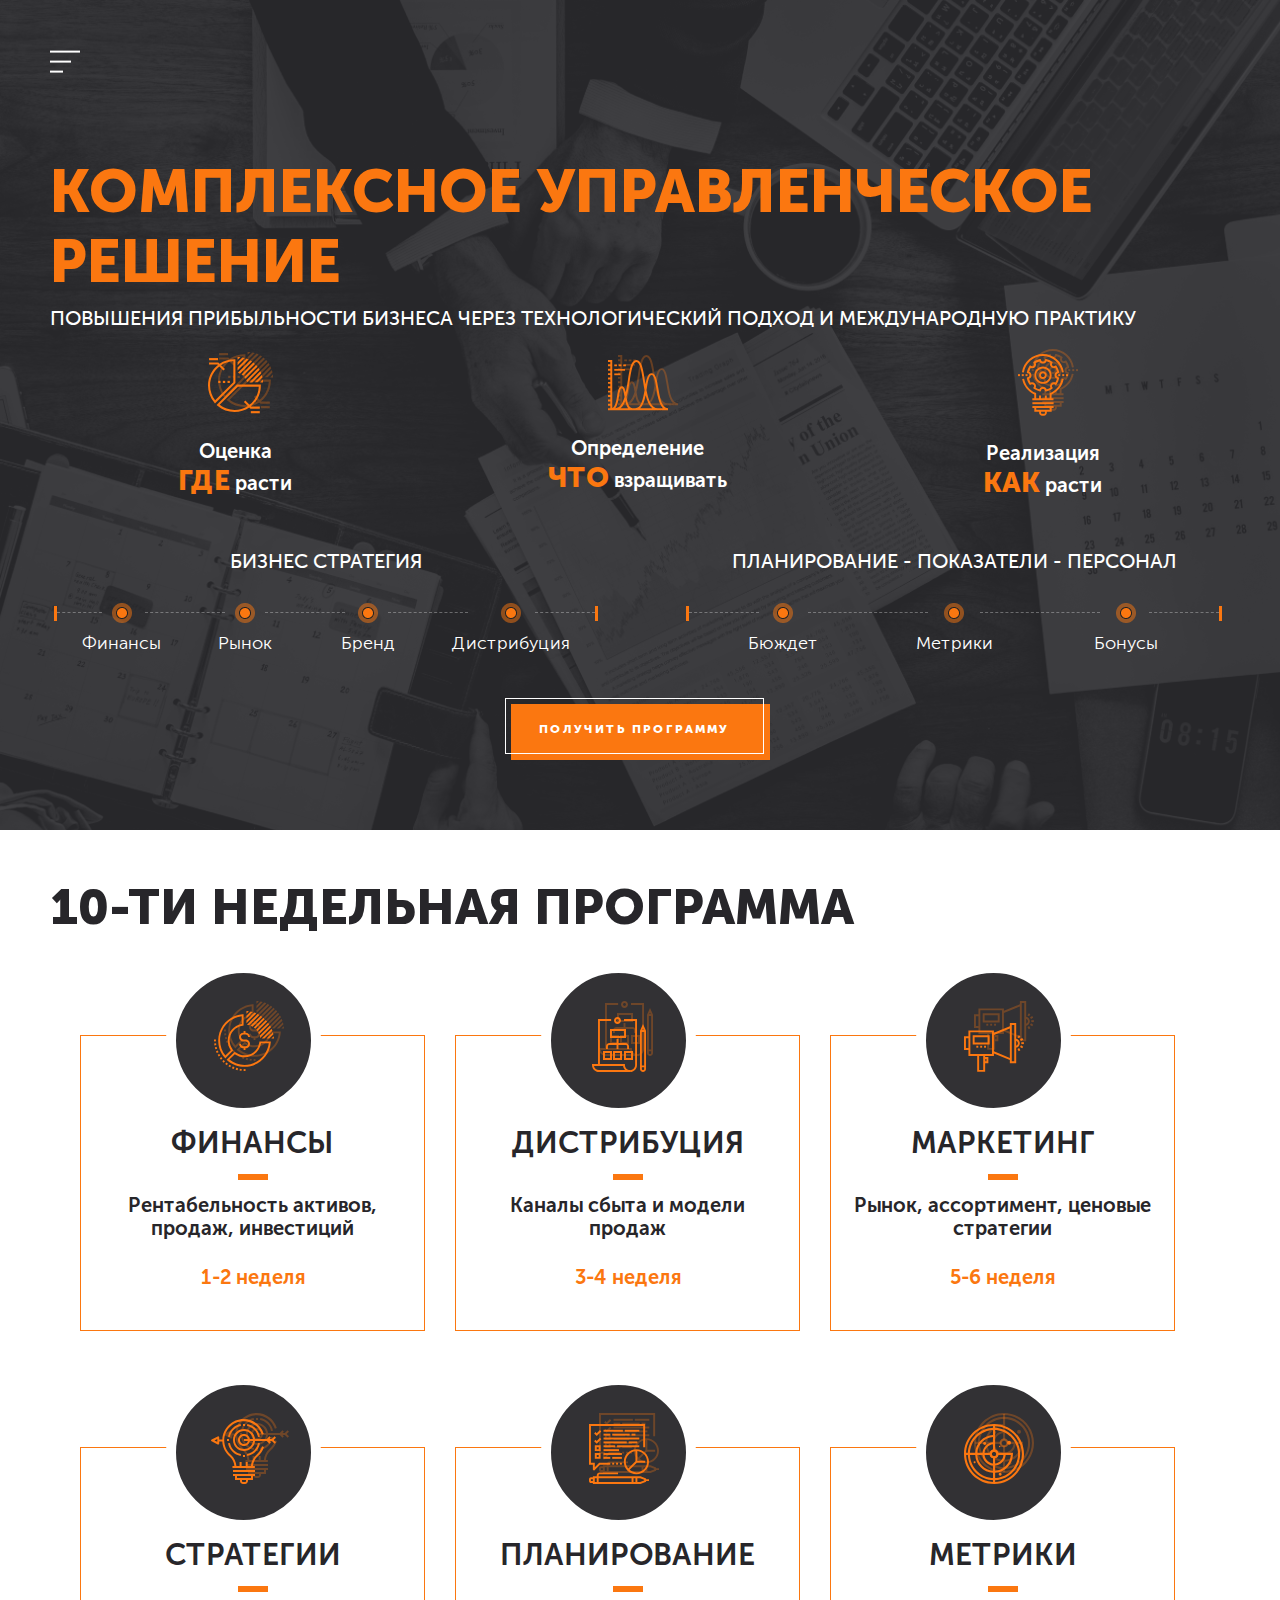
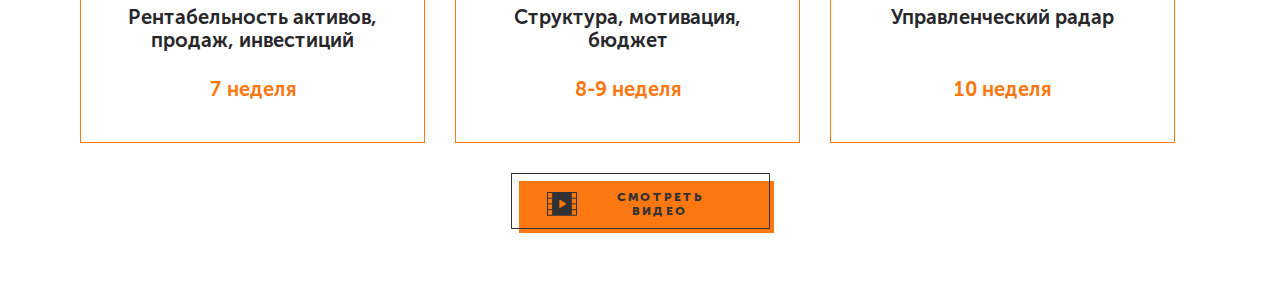
<file: Pixlab/index.html>
<!DOCTYPE html>
<html lang="en">

<head>
  <meta charset="UTF-8">
  <meta name="viewport" content="width=device-width, initial-scale=1.0">
  <link rel="stylesheet" type="text/css" href="css/style.css" />
  <title>КОМПЛЕКСНОЕ УПРАВЛЕНЧЕСКОЕ
    РЕШЕНИЕ</title>
</head>

<body>
  <header class="header">
    <div class="container">
      <input id="toggle" type="checkbox">
      <label class="toggle__container" for="toggle">
        <span class="button button-toggle"></span>
      </label>
      <nav class="nav">
        <a class="nav__item" href="">Управление</a>
        <a class="nav__item" href="">История</a>
        <a class="nav__item" href="">Статистика</a>
        <a class="nav__item" href="">Настройки</a>
      </nav>
      <div class="header__title">
        <h1 class="header__title__main-text">КОМПЛЕКСНОЕ УПРАВЛЕНЧЕСКОЕ
          РЕШЕНИЕ</h1>
        <p class="header__title__text">повышения прибыльности бизнеса через технологический подход и международную
          практику</p>
      </div>
      <div class="icon__block">
        <div class="icon__block__item">
          <div class="icon__block__item__img">
            <img class="img-svg" src="img/header_icon/header_icon_1.svg" alt="">
            <img class="img-svg" src="img/header_icon/header_icon_1.svg" alt="">
          </div>

          <p class="icon__block__item__text">Оценка <br><span>где</span> расти</p>
        </div>
        <div class="icon__block__item">
          <div class="icon__block__item__img">
            <img class="img-svg" src="img/header_icon/header_icon_2.svg" alt="">
            <img class="img-svg" src="img/header_icon/header_icon_2.svg" alt="">
          </div>

          <p class="icon__block__item__text">Определение<br><span>что</span> взращивать</p>
        </div>
        <div class="icon__block__item">
          <div class="icon__block__item__img">
            <img class="img-svg" src="img/header_icon/header_icon_3.svg" alt="">
            <img class="img-svg" src="img/header_icon/header_icon_3.svg" alt="">
          </div>
          <p class="icon__block__item__text">Реализация <br><span>как</span> расти</p>
        </div>

      </div>

      <div class="level__block">
        <div class="level__item">
          <h5 class="level__item__title">бизнес стратегия</h5>
          <div class="level__item__line__content">
            <div class="line__left__block">
              <div class="line__left">
              </div>
            </div>
            <div class="line__img__block">
              <div class="line__img"></div>
              <p class="line__img__block__text">Финансы</p>
            </div>
            <div class="line__img__block">
              <div class="line__img__dashed__block__before"></div>
              <div class="line__img"></div>
              <p class="line__img__block__text">Рынок</p>
              <div class="line__img__dashed__block"></div>
            </div>
            <div class="line__img__block">
              <div class="line__img"></div>
              <p class="line__img__block__text">Бренд</p>
              <div class="line__img__dashed__block"></div>
            </div>
            <div class="line__img__block">

              <div class="line__img"></div>
              <p class="line__img__block__text">Дистрибуция</p>
            </div>
            <div class="line__right__block">
              <div class="line__right"></div>
            </div>
          </div>
        </div>
        <div class="level__item second__item">
          <h5 class="level__item__title">планирование - показатели - персонал</h5>
          <div class="level__item__line__content">
            <div class="line__left__block">
              <div class="line__left">
              </div>
            </div>
            <div class="line__img__block">
              <div class="line__img"></div>
              <p class="line__img__block__text">Бюждет</p>

            </div>

            <div class="line__img__block">
              <div class="line__img__dashed__block__before"></div>
              <div class="line__img"></div>
              <p class="line__img__block__text">Метрики</p>
              <div class="line__img__dashed__block"></div>
            </div>
            <div class="line__img__block">
              <div class="line__img"></div>
              <p class="line__img__block__text">Бонусы</p>
            </div>
            <div class="line__right__block">
              <div class="line__right"></div>

            </div>
          </div>
        </div>
        <div class="level__block__item">

        </div>
      </div>

      <div class="header__button">
        <button class="button"></button>
        <div class="header__button__bacground"></div>
      </div>

    </div>
  </header>
  <section class="main">
    <div class="container">
      <h2 class="main__title">10-ти НЕДЕЛЬНАЯ ПРОГРАММА</h2>
      <div class="main__programm__block">
        <div class="main__programm__content">
          <div class="programm__icon__block">
            <div class="icon__block__item__img">
              <img class="img-svg" src="img/body_icon/body_icon_1.svg" alt="">
              <img class="img-svg" src="img/body_icon/body_icon_1.svg" alt="">
            </div>
          </div>
          <div class="programm__text__block">
            <div class="programm__text__content">
              <h3 class="programm__text__title">Финансы</h3>
              <div class="porgramm__line"></div>
              <p class="programm__text">
                Рентабельность активов, продаж, инвестиций
              </p>
              <h6 class="programm__week">1-2 неделя</h6>
            </div>
          </div>
        </div>
        <div class="main__programm__content">
          <div class="programm__icon__block">
            <div class="icon__block__item__img">
              <img class="img-svg" src="img/body_icon/body_icon_2.svg" alt="">
              <img class="img-svg" src="img/body_icon/body_icon_2.svg" alt="">
            </div>
          </div>
          <div class="programm__text__block">
            <div class="programm__text__content">
              <h3 class="programm__text__title">Дистрибуция</h3>
              <div class="porgramm__line"></div>
              <p class="programm__text">
                Каналы сбыта и модели продаж
              </p>
              <h6 class="programm__week">3-4 неделя</h6>
            </div>
          </div>
        </div>
        <div class="main__programm__content">
          <div class="programm__icon__block">
            <div class="icon__block__item__img">
              <img class="img-svg" src="img/body_icon/body_icon_3.svg" alt="">
              <img class="img-svg" src="img/body_icon/body_icon_3.svg" alt="">
            </div>
          </div>
          <div class="programm__text__block">
            <div class="programm__text__content">
              <h3 class="programm__text__title">Маркетинг</h3>
              <div class="porgramm__line"></div>
              <p class="programm__text">
                Рынок, ассортимент, ценовые стратегии
              </p>
              <h6 class="programm__week">5-6 неделя</h6>
            </div>
          </div>
        </div>
        <div class="main__programm__content">
          <div class="programm__icon__block">
            <div class="icon__block__item__img">
              <img class="img-svg" src="img/body_icon/body_icon_4.svg" alt="">
              <img class="img-svg" src="img/body_icon/body_icon_4.svg" alt="">
            </div>
          </div>
          <div class="programm__text__block">
            <div class="programm__text__content">
              <h3 class="programm__text__title">Стратегии</h3>
              <div class="porgramm__line"></div>
              <p class="programm__text">
                Рентабельность активов, продаж, инвестиций
              </p>
              <h6 class="programm__week">7 неделя</h6>
            </div>
          </div>
        </div>
        <div class="main__programm__content">
          <div class="programm__icon__block">
            <div class="icon__block__item__img">
              <img class="img-svg" src="img/body_icon/body_icon_5.svg" alt="">
              <img class="img-svg" src="img/body_icon/body_icon_5.svg" alt="">
            </div>
          </div>
          <div class="programm__text__block">
            <div class="programm__text__content">
              <h3 class="programm__text__title">Планирование</h3>
              <div class="porgramm__line"></div>
              <p class="programm__text">
                Структура, мотивация, бюджет
              </p>
              <h6 class="programm__week">8-9 неделя</h6>
            </div>
          </div>
        </div>
        <div class="main__programm__content">
          <div class="programm__icon__block">
            <div class="icon__block__item__img">
              <img class="img-svg" src="img/body_icon/body_icon_6.svg" alt="">
              <img class="img-svg" src="img/body_icon/body_icon_6.svg" alt="">
            </div>
          </div>
          <div class="programm__text__block">
            <div class="programm__text__content">
              <h3 class="programm__text__title">Метрики</h3>
              <div class="porgramm__line"></div>
              <p class="programm__text">
                Управленческий радар
              </p>
              <h6 class="programm__week">10 неделя</h6>
            </div>
          </div>
        </div>
      </div>
      <div class="main__button">
        <button class="button"><img
            src="[data-uri]"
            alt="">Смотреть видео</button>
      </div>
    </div>
  </section>
  <script src="js/JQuery.min.js"></script>
  <script src="js/custom.js"></script>
</body>

</html>
</file>
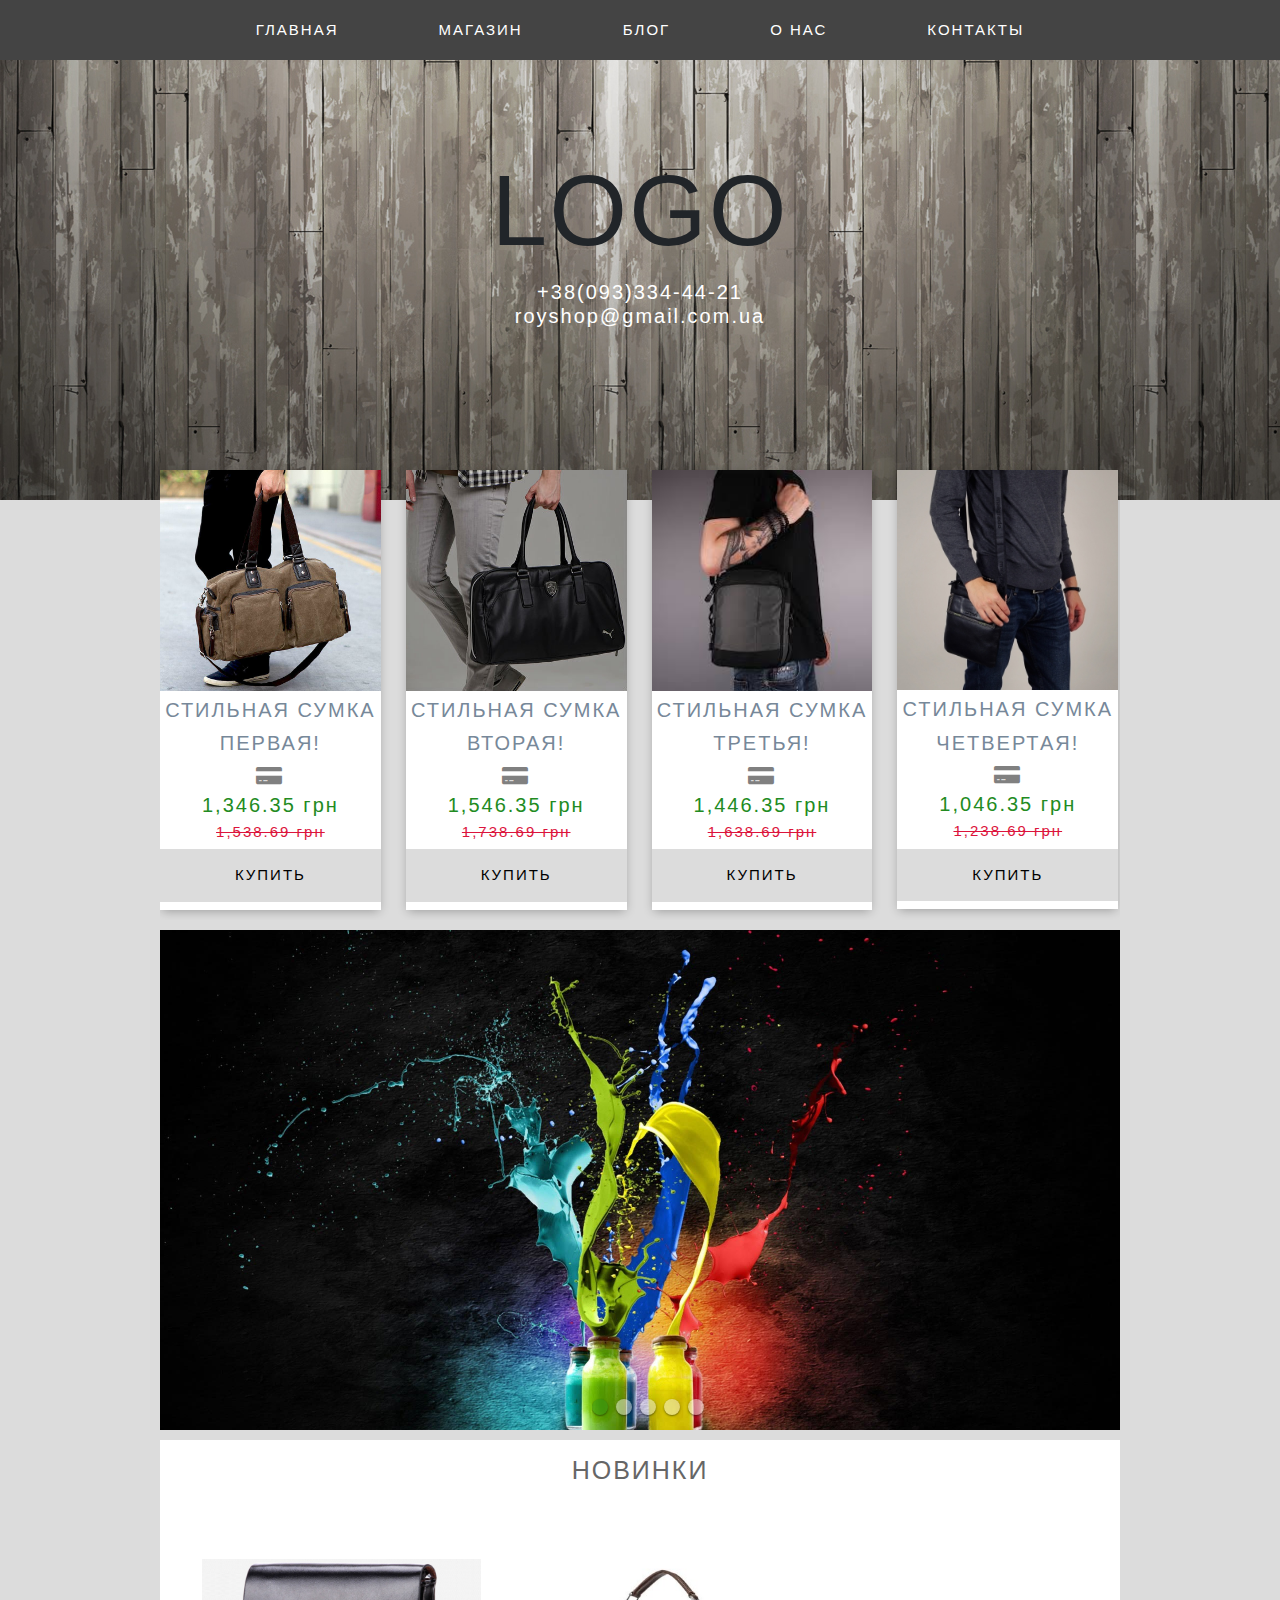
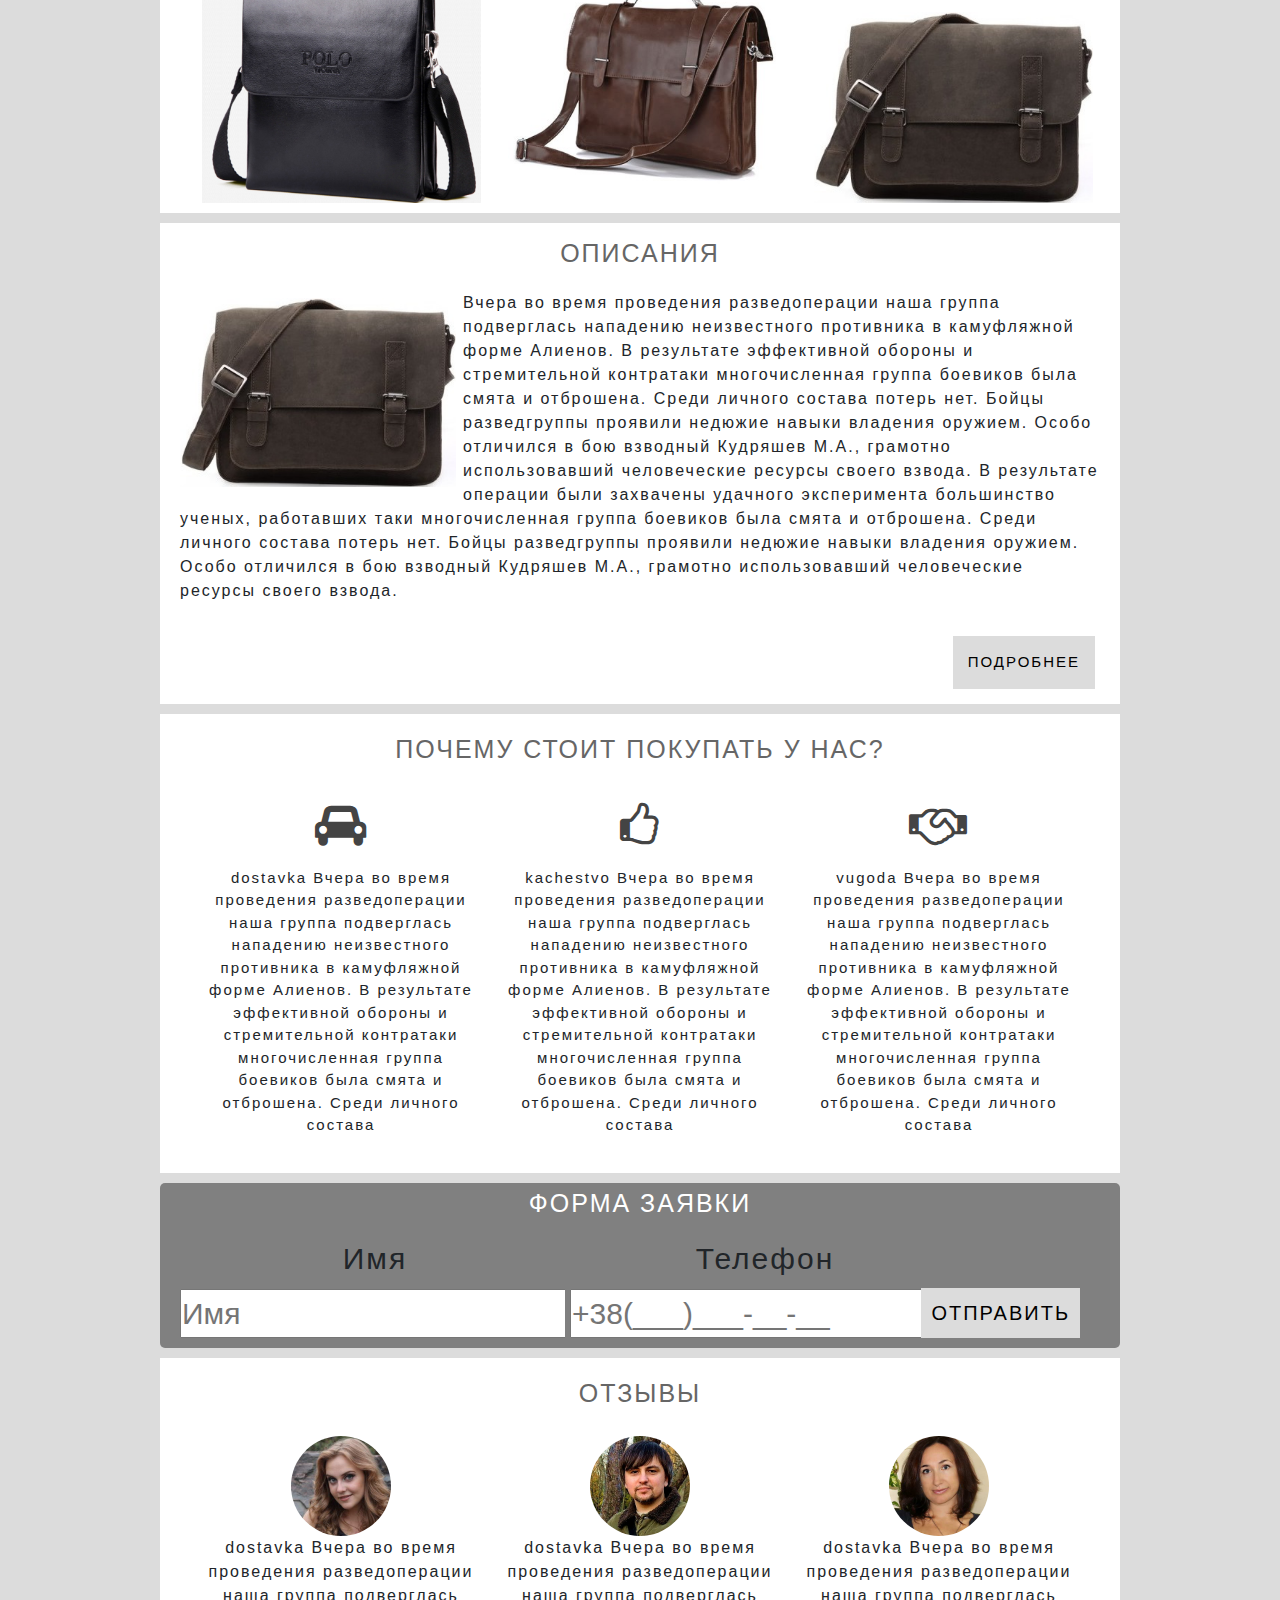
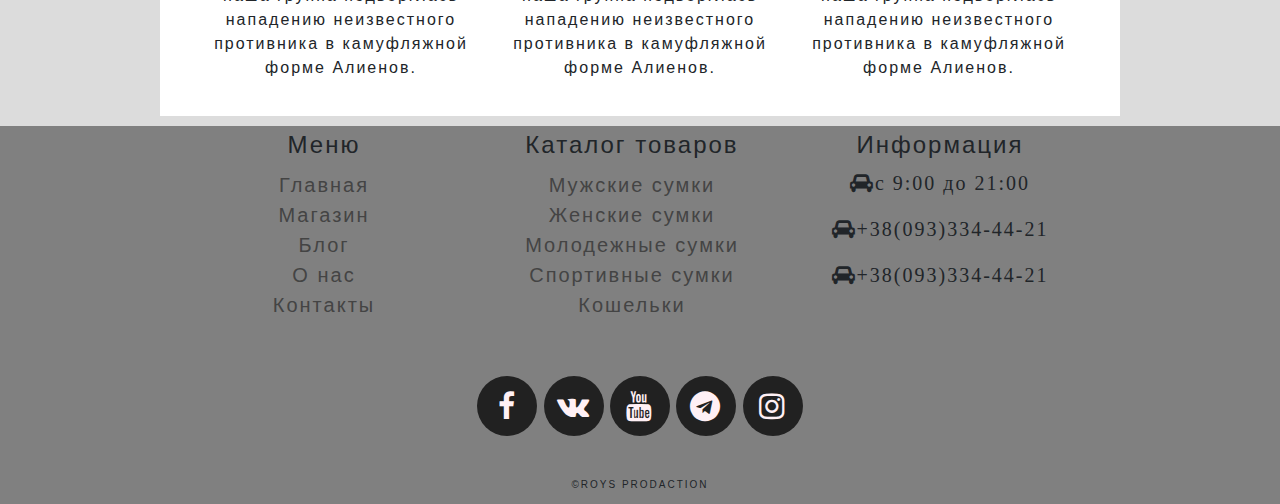
<file: sitecss-master/index.html>
<!DOCTYPE html>
<html>
<head>
	<title>first site</title>
	<link rel="stylesheet" type="text/css" href="css/style.css">
	<meta charset="utf-8">
	<link rel="stylesheet" href="https://maxcdn.bootstrapcdn.com/font-awesome/4.7.0/css/font-awesome.min.css">
	<link rel="stylesheet" href="css/bootstrap.min.css"> 
<meta name="viewport" content="width=device-width, initial-scale=1">

</head>
<body>
<!-------------------------Меню-header---------------------------------->
	<header id="header1">
		<h1 class="logo">LOGO</h1>
		<h5 align="center">+38(093)334-44-21</h5>
		<h5 align="center">royshop@gmail.com.ua</h5>
</div>
<div><a href="#" class="menu-toggle">Меню</a></div>
	<div id="mainmenu">
		<ul>
			<li><a class="menu__links-item" href="#">Главная</a></li>
			<li><a class="menu__links-item" href="#">Магазин</a></li>
			<li><a class="menu__links-item" href="#">Блог</a></li>
			<li><a class="menu__links-item" href="#">О нас</a></li>
			<li><a class="menu__links-item" href="#">Контакты</a></li>
		</ul>
	</div>
	</header>
		<div class="clr"></div>
<!-------------------------Меню-header---------------------------------->

<!--3 блок страницы - ТОВАРЫ(МАГАЗИН на главной странице)----------------->
	<div class="blockshop">
			<!-- <div><h2 class="zagolovok">Товары</h2></div> -->
			<!----------------Блоки товаров---------------->
				<div class="item_man_1"><a href="#">
				<img src="img/4.jpg" width="250"></a>
				<h3><a href="#">Стильная сумка первая!</a></h3>
				<i class="fa fa-credit-card-alt" aria-hidden="true"></i>
					<p class="price_man_1"><span class=""><input type="button" value="Купить" class="buybutton_sh">
						<span class="currency_price_man_1">1,346.35 грн</span><br>
						<span class="old_price_man_1">1,538.69 грн</span></p>
				</div>
            <!----------------Блоки товаров---------------->

				<div class="item_man_1"><a href="#">
				<img src="img/5.jpg" width="250"></a>
				<h3><a href="#">Стильная сумка вторая!</a></h3>
				<i class="fa fa-credit-card-alt" aria-hidden="true"></i>
					<p class="price_man_1"><span class=""><input type="button" value="Купить" class="buybutton_sh">
						<span class="currency_price_man_1">1,546.35 грн</span><br>
						<span class="old_price_man_1">1,738.69 грн</span></p>
				</div>
			<!----------------Блоки товаров---------------->
				<div class="item_man_1"><a href="#">
				<img src="img/6.jpg" width="250"></a>
				<h3><a href="#">Стильная сумка третья!</a></h3>
				<i class="fa fa-credit-card-alt" aria-hidden="true"></i>
					<p class="price_man_1"><span class=""><input type="button" value="Купить" class="buybutton_sh">
						<span class="currency_price_man_1">1,446.35 грн</span><br>
						<span class="old_price_man_1">1,638.69 грн</span></p>
				</div>
			<!----------------Блоки товаров---------------->
				<div class="item_man_1"><a href="#">
				<img src="img/7.jpg" width="250"></a>
				<h3><a href="#">Стильная сумка четвертая!</a></h3>
				<i class="fa fa-credit-card-alt" aria-hidden="true"></i>
					<p class="price_man_1"><span class=""><input type="button" value="Купить" class="buybutton_sh">
						<span class="currency_price_man_1">1,046.35 грн</span><br>
						<span class="old_price_man_1">1,238.69 грн</span></p>
				</div>
			<!----------------------------------------------->
			
			</div>
</div>
<div class="clr"></div>



<!-------------------------slider---------------------------------->		
<div class="slider">
	<ul>
		<li><img src="img/slider/1.jpg" alt=""></li>
		<li><img src="img/slider/2.jpg" alt=""></li>
		<li><img src="img/slider/3.jpg" alt=""></li>
		<li><img src="img/slider/4.jpg" alt=""></li>
		<li><img src="img/slider/5.jpg" alt=""></li>
	</ul>
</div>
<!-------------------------slider---------------------------------->








		<content>

<!--1 блок страницы (НОВИНКИ)----------------------------------->
<div class="container">
			<div><h2 class="zagolovok">Новинки</h2></div>
			<div class="image"><a href="#">
				<img src="img/1.png">
				<div class="wrapper"><p>Подробнее</p></div>
			</a></div>
			<div class="image"><a href="#">
				<img src="img/2.jpg">
				<div class="wrapper"><p>Подробнее</p></div>
			</a></div>
			<div class="image"><a href="#">
				<img src="img/3.jpg">
				<div class="wrapper"><p>Подробнее</p></div>
			</a></div>
			</p></a></div>
</div>
				

				<div class="clr container" style="margin:0; padding:0; "></div>

<!--2 блок страницы----------------------------------------->

<div class="container">
	<div><h2 class="zagolovok">Описания</h2></div>
	<div class="opistovar">
 	<p><a href="#"><img src="img/3.jpg"  width="400" class="leftimg"></a>
     Вчера во время проведения разведоперации наша группа подверглась нападению неизвестного 
     противника в камуфляжной форме Алиенов. В результате эффективной обороны и стремительной 
     контратаки многочисленная группа боевиков была смята и отброшена. Среди личного состава 
     потерь нет. Бойцы разведгруппы проявили недюжие навыки владения оружием. Особо отличился 
     в бою взводный Кудряшев&nbsp;М.А., грамотно использовавший человеческие ресурсы 
     своего взвода. В результате операции были захвачены удачного эксперимента большинство ученых, работавших таки многочисленная группа боевиков была смята и отброшена. Среди личного состава 
     потерь нет. Бойцы разведгруппы проявили недюжие навыки владения оружием. Особо отличился 
     в бою взводный Кудряшев&nbsp;М.А., грамотно использовавший человеческие ресурсы 
     своего взвода.<input type="button" value="Подробнее" class="buybutton"></p>
 	</div>
 </div>



<!------------------------ПОЧЕМУ СТОИТ ПОКУПАТЬ У НАС?--------------->
<div class="container" align="center">
	<div class="block">
		<div><h2 class="zagolovok">Почему стоит покупать у нас?</h2></div>
		<article>  
			<i class="icon fa fa-car" aria-hidden="true"></i>
			<p class="preimush_table">dostavka Вчера во время проведения разведоперации наша группа подверглась нападению неизвестного 
	     противника в камуфляжной форме Алиенов. В результате эффективной обороны и стремительной 
	     контратаки многочисленная группа боевиков была смята и отброшена. Среди личного состава</p>

		</article>
		<article>  
			<i class="icon fa fa-thumbs-o-up" aria-hidden="true"></i>
			<p class="preimush_table">kachestvo Вчера во время проведения разведоперации наша группа подверглась нападению неизвестного 
	     противника в камуфляжной форме Алиенов. В результате эффективной обороны и стремительной 
	     контратаки многочисленная группа боевиков была смята и отброшена. Среди личного состава </p>

		</article>
		<article>  
			<i class="icon fa fa-handshake-o" aria-hidden="true"></i>
			<p class="preimush_table">vugoda Вчера во время проведения разведоперации наша группа подверглась нападению неизвестного 
	     противника в камуфляжной форме Алиенов. В результате эффективной обороны и стремительной 
	     контратаки многочисленная группа боевиков была смята и отброшена. Среди личного состава </p>

		</article>
	</div>
</div>
<!---------------------------------------------------------------------->
<!--------------------------Forma-zayavka------------------------------>
<div class="formblock container" align="center" style="background-color: #808080; border-radius: 5px; margin-top:10px; padding-top: 0;">

	<h2 class="zagolovok" style="color: #fff;">Форма заявки</h2>
	<fieldset>
		<div class="nameform">
			<label class="nameform">Имя</label>
			<input type="text" name="name" placeholder="Имя">
		</div>
		<div class="nameform">
			<label class="nameform">Телефон</label>
			<input type="text" name="name" placeholder="+38(___)___-__-__">
		</div>
		<input type="button" value="Отправить" class="buybutton_form">
	</fieldset>
</div>
<!---------------------------------------------------------------------->
<!--------------------------------Отзывы------------------------------->
<div class="container" align="center">
	<div class="block">
		<div><h2 class="zagolovok">Отзывы</h2></div>
		<article>
			<img src="img/1.1.jpg" width="100">
			<p>dostavka Вчера во время проведения разведоперации наша группа подверглась нападению неизвестного 
	     противника в камуфляжной форме Алиенов. </p>
		</article>
		<article>
			<img src="img/1.2.jpg" width="100">
			<p>dostavka Вчера во время проведения разведоперации наша группа подверглась нападению неизвестного 
	     противника в камуфляжной форме Алиенов. </p>
		</article>
		<article>
			<img src="img/1.3.jpg" width="100">
			<p>dostavka Вчера во время проведения разведоперации наша группа подверглась нападению неизвестного 
	     противника в камуфляжной форме Алиенов. </p>
		</article>
		<div class="review">

		
		</div>
	</div>




</div>
		</content>

<!---------------------------------------------------------------------->		
	<div class="clr container" style="margin: 0; padding: 0"></div>

<!---------------------------------------------------------------------->


<footer id="footer1">
	<div  class="footertableblock">	
		<article>
			<h4>Меню</h4>
			<div id="menufooter">
						<ul>
							<li><a href="#">Главная</a></li>
							<li><a href="#">Магазин</a></li>
							<li><a href="#">Блог</a></li>
							<li><a href="#">О нас</a></li>
							<li><a href="#">Контакты</a></li>
						</ul>
				</div>
		</article>
		<article>
			<h4>Каталог товаров</h4>
			<div id="menufooter">
						<ul>
							<li><a href="#">Мужские сумки</a></li>
							<li><a href="#">Женские сумки</a></li>
							<li><a href="#">Молодежные сумки</a></li>
							<li><a href="#">Спортивные сумки</a></li>
							<li><a href="#">Кошельки</a></li>
						</ul>
				</div>
		</article>
		<article>
			<h4>Информация</h4>
				<p><i class="fa fa-car" aria-hidden="true">c 9:00 до 21:00</i></p>
				<p><i class="fa fa-car" aria-hidden="true">+38(093)334-44-21</i></p>
				<p><i class="fa fa-car" aria-hidden="true">+38(093)334-44-21</i></p>
		</article>
	</div>

	<div class="wrapper">
	  <ul class="wrap">
	    <li><a href="#"><i class="fa fa-facebook" aria-hidden="true"></a></i></li>
	    <li><a href="#"><i class="fa fa-vk" aria-hidden="true"></a></i></li>
	    <li><a href="#"><i class="fa fa-youtube" aria-hidden="true"></a></i></li>
	    <li><a href="#"><i class="fa fa-telegram" aria-hidden="true"></a></i></li>
	    <li><a href="#"><i class="fa fa-instagram" aria-hidden="true"></a></i></li>
	  </ul>
	</div>


		<div>
			<h6 id="copyrig">&copy;Roys prodaction</h6>
		</div>
</footer>

<!---------------------------------------------------------------------->
<!--------------------------------script-------------------------------------->
<script type="text/javascript" src="js/JQuery.min.js"></script>
<script type="text/javascript" src="js/slider.js"></script>

<!--------------------------------script-------------------------------------->
</body>
</html>
</file>
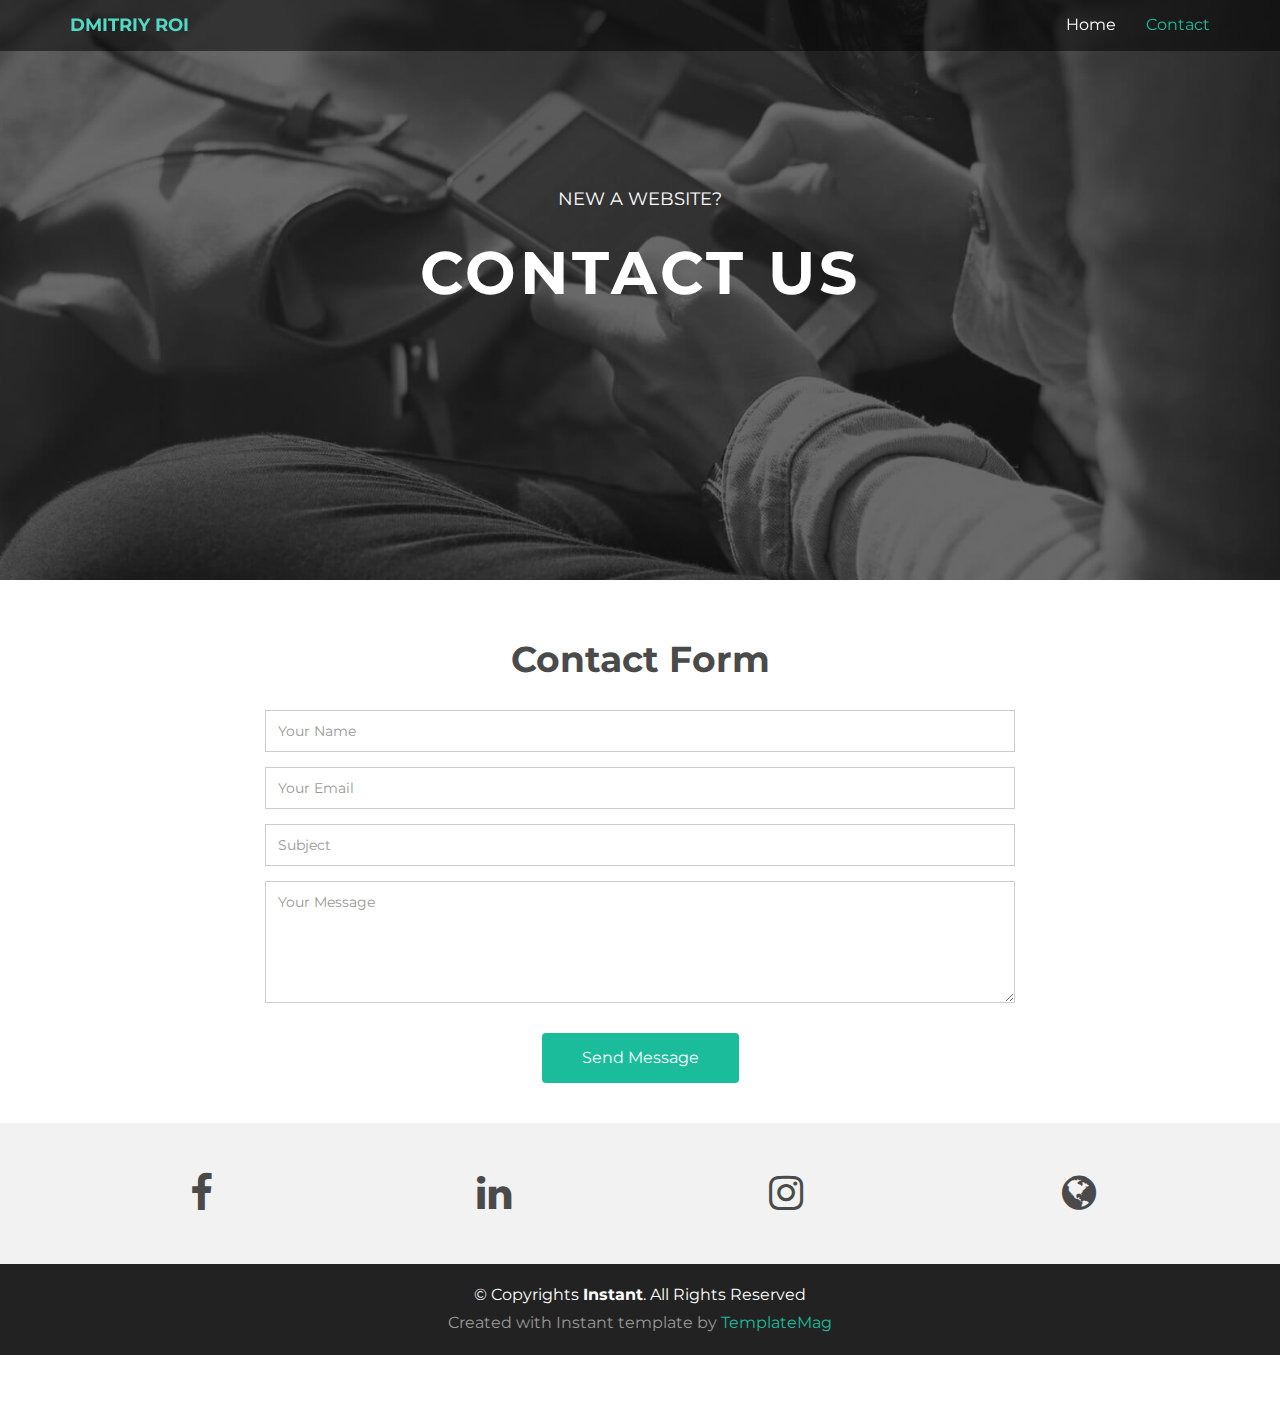
<file: contact.html>
<!DOCTYPE html>
<html lang="en">
<head>
  <meta charset="utf-8">
  <title>Instant - Bootstrap Personal Template</title>
  <meta content="width=device-width, initial-scale=1.0" name="viewport">
  <meta content="" name="keywords">
  <meta content="" name="description">

  <!-- Favicons -->
  <link href="img/favicon.png" rel="icon">
  <link href="img/apple-touch-icon.png" rel="apple-touch-icon">

  <!-- Google Fonts -->
  <link href="https://fonts.googleapis.com/css?family=Montserrat:300,400,500,700" rel="stylesheet">

  <!-- Bootstrap CSS File -->
  <link href="lib/bootstrap/css/bootstrap.min.css" rel="stylesheet">

  <!-- Libraries CSS Files -->
  <link href="lib/font-awesome/css/font-awesome.min.css" rel="stylesheet">

  <!-- Main Stylesheet File -->
  <link href="css/style.css" rel="stylesheet">

  <!-- =======================================================
    Template Name: Instant
    Template URL: https://templatemag.com/instant-bootstrap-personal-template/
    Author: TemplateMag.com
    License: https://templatemag.com/license/
  ======================================================= -->
</head>

<body>

  <!-- Static navbar -->
  <div class="navbar navbar-default navbar-fixed-top" role="navigation">
    <div class="container">
      <div class="navbar-header">
        <button type="button" class="navbar-toggle" data-toggle="collapse" data-target=".navbar-collapse">
            <span class="sr-only">Toggle navigation</span>
            <span class="icon-bar"></span>
            <span class="icon-bar"></span>
            <span class="icon-bar"></span>
          </button>
        <a class="navbar-brand" href="index.html">DMITRIY ROI</a>
      </div>
      <div class="navbar-collapse collapse">
        <ul class="nav navbar-nav navbar-right">
          <li><a href="index.html">Home</a></li>
          <!-- <li><a href="about.html">About</a></li>
          <li><a href="works.html" class="smoothscroll">Works</a></li> -->
          <li class="active"><a href="contact.html" class="smoothscroll">Contact</a></li>
        </ul>
      </div>
      <!--/.nav-collapse -->
    </div>
  </div>


  <div id="contactwrap">
    <div class="container">
      <div class="row">
        <div class="col-lg-6 col-lg-offset-3">
          <h4>NEW A WEBSITE?</h4>
          <h1>CONTACT US</h1>
        </div>
      </div>
    </div>
    <!-- /container -->
  </div>

  <div id="contact">
    <div class="container">
      <div class="row">
        <div class="col-md-8 col-md-offset-2">
          <h2 class="centered">Contact Form</h2>

          <form class="contact-form php-mail-form" role="form" action="contactform/contactform.php" method="POST">

            <div class="form-group">
              <input type="name" name="name" class="form-control" id="contact-name" placeholder="Your Name" data-rule="minlen:4" data-msg="Please enter at least 4 chars" >
              <div class="validate"></div>
            </div>
            <div class="form-group">
              <input type="email" name="email" class="form-control" id="contact-email" placeholder="Your Email" data-rule="email" data-msg="Please enter a valid email">
              <div class="validate"></div>
            </div>
            <div class="form-group">
              <input type="text" name="subject" class="form-control" id="contact-subject" placeholder="Subject" data-rule="minlen:4" data-msg="Please enter at least 8 chars of subject">
              <div class="validate"></div>
            </div>

            <div class="form-group">
              <textarea class="form-control" name="message" id="contact-message" placeholder="Your Message" rows="5" data-rule="required" data-msg="Please write something for us"></textarea>
              <div class="validate"></div>
            </div>

            <div class="loading"></div>
            <div class="error-message"></div>
            <div class="sent-message">Your message has been sent. Thank you!</div>

            <div class="form-send">
              <button type="submit" class="btn btn-large">Send Message</button>
            </div>

          </form>

        </div>
      </div>
    </div>
  </div>

  <div id="social">
    <div class="container">
      <div class="row centered">
        <!-- <div class="col-lg-2">
          <a href="#"><i class="fa fa-dribbble"></i></a>
        </div> -->
        <div class="col-lg-3">
          <a href="#"><i class="fa fa-facebook"></i></a>
        </div>
        <!-- <div class="col-lg-2">
          <a href="#"><i class="fa fa-twitter"></i></a>
        </div> -->
        <div class="col-lg-3">
          <a href="#"><i class="fa fa-linkedin"></i></a>
        </div>
        <div class="col-lg-3">
          <a href="#"><i class="fa fa-instagram"></i></a>
        </div>
        <div class="col-lg-3">
          <a href="https://freelancehunt.com/freelancer/djmarions.html"><i class="fa fa-globe"></i></a>
        </div>
        

      </div>
    </div>
  </div>

  <div id="copyrights">
    <div class="container">
      <p>
        &copy; Copyrights <strong>Instant</strong>. All Rights Reserved
      </p>
      <div class="credits">
        <!--
          You are NOT allowed to delete the credit link to TemplateMag with free version.
          You can delete the credit link only if you bought the pro version.
          Buy the pro version with working PHP/AJAX contact form: https://templatemag.com/instant-bootstrap-personal-template/
          Licensing information: https://templatemag.com/license/
        -->
        Created with Instant template by <a href="https://templatemag.com/">TemplateMag</a>
      </div>
    </div>
  </div>
  <!-- / copyrights -->

  <!-- JavaScript Libraries -->
  <script src="lib/jquery/jquery.min.js"></script>
  <script src="lib/bootstrap/js/bootstrap.min.js"></script>
  <script src="lib/php-mail-form/validate.js"></script>

  <!-- Template Main Javascript File -->
  <script src="js/main.js"></script>

</body>
</html>
</file>
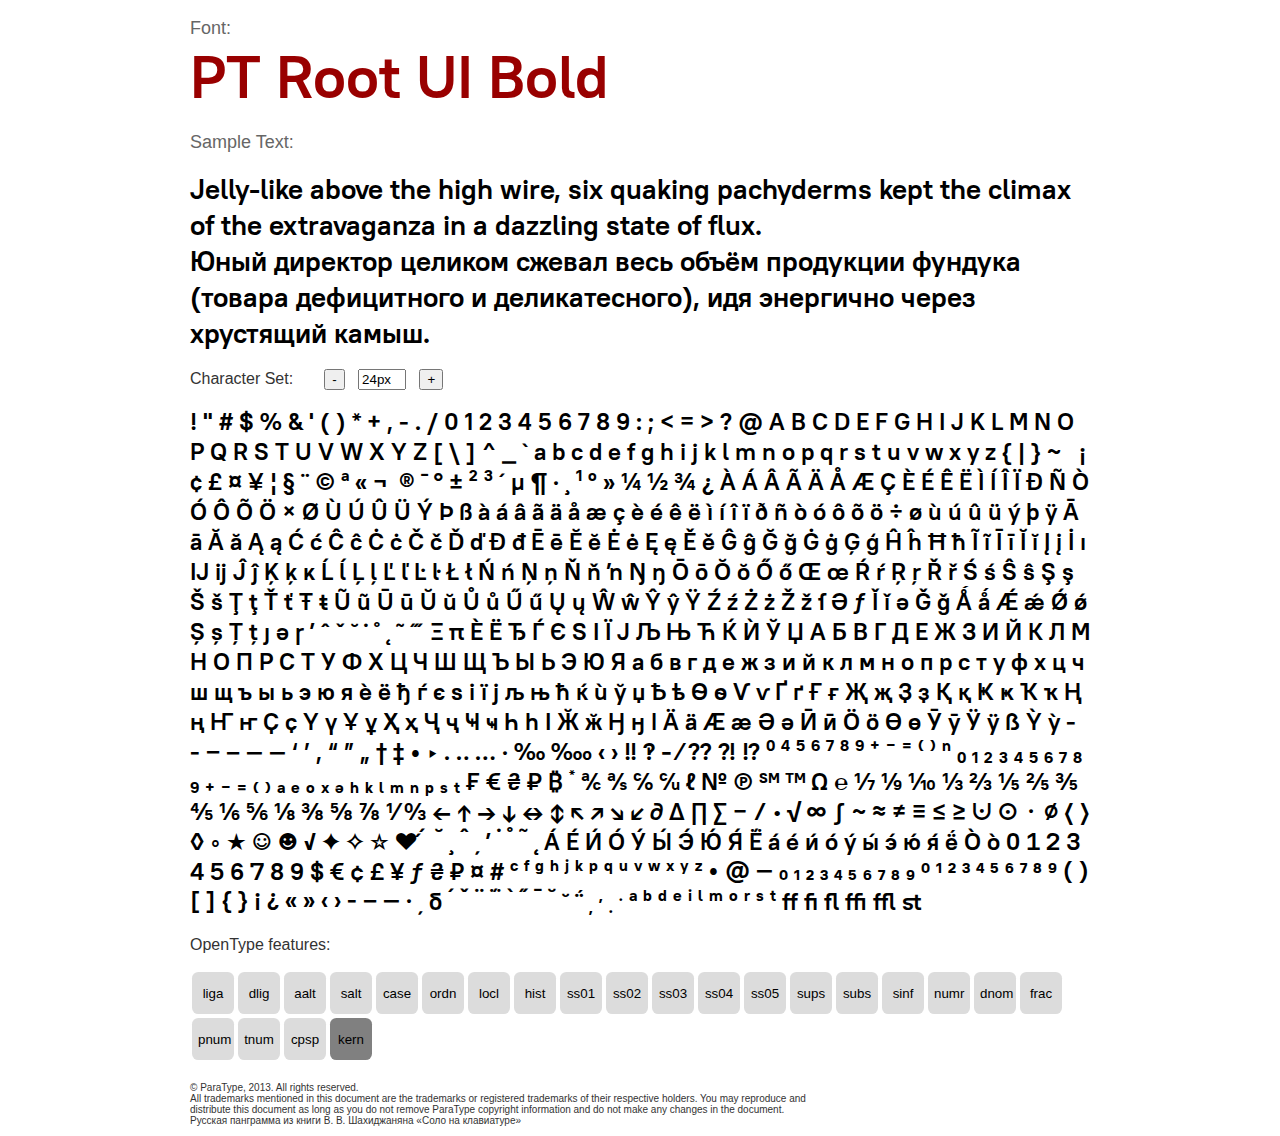
<file: Quatro/fonts/PT Root UI_Bold/PT Root UI_Bold.html>
<!DOCTYPE html PUBLIC "-//W3C//DTD XHTML 1.0 Strict//EN"
	"http://www.w3.org/TR/xhtml1/DTD/xhtml1-strict.dtd">

<html xmlns="http://www.w3.org/1999/xhtml" xml:lang="en" lang="en">
<head>
	<meta http-equiv="Content-Type" content="text/html; charset=utf-8"/>
	<meta http-equiv="X-UA-Compatible" content="IE=Edge" />
  
<!--
These webfonts were purchased at www.ParaType.com
You can purchase them too. Please don't steal them.

Please don't remove this notice. Thanks.
-->	
	<title>Font Face Demo</title>
	<link rel="stylesheet" href="PT%20Root%20UI_Bold.css" type="text/css" charset="utf-8">
	<style type="text/css" media="screen">
		body {font-family: Helvetica, Arial, sans-serif; color:#333333;}
		.PTRootUIWebBold {
			font-family: 'PTRootUIWebBold';
			font-weight: normal;
			font-style: normal;
			color:#000000;
		}

		.caption {
			font-size: 18px;
			color:#666666;
		}
		.FontName {
			font-size: 60px;
		}
		.CopyrightFont {
			font-size: 10px;
		}
		#container {
			width: 900px;
			margin-left: auto;
			margin-right: auto;
			overflow: none;
		}
		.samplebox {
			white-space:wrap;
			margin-top:10px;
			margin-bottom: 0px;
		}
		.features {
			margin-top: 20px;
			margin-bottom: 20px;
		}
		.feature {
			height: 42px;
			width: 42px;
			cursor: pointer;
			margin: 2px;
			border-radius: 15%;
			background-color: #DCDCDC;
			border: none;
		}
		.active{
			background-color: #808080;			
		}
		
		
	</style>
<script type="text/javascript">
		fsize = 24
		window.onload = function(){ active('kern')};
function less()
{
	if (fsize > 2) {	
		fsize = fsize-1;
		p = document.getElementById('sample');
		p.style.fontSize = fsize + "px";
		document.getElementById('stext').value = fsize + "px";
	}
}	

function more()
{
	if (fsize < 100) {	
		fsize = fsize+1;
		setSize ()
	}
}	

function setSize ()
{
	p = document.getElementById('sample');
	document.getElementById('sample-text').style.fontSize = "28px";
	p.style.fontSize = fsize + "px";
	document.getElementById('stext').value = fsize + "px";
}

function changeFSize()
{
	tsize = document.getElementById('stext').value;
	fsize = parseInt (tsize);
	setSize ();
	return false;
}
function active(value)
{
	const button = document.getElementById(value); 	
	const allFeatures = document.querySelectorAll(".features button");
	button.classList.toggle('active');	
	let features = "";
	for(let i = 0; i < allFeatures.length; i ++){
		features += "'" + allFeatures[i].id + "'" + " ";
		if(allFeatures[i].classList.contains("active")){
			features += "1";
		}
		else { features += "0"}
		
		if(i+1 !== allFeatures.length) {
			features += ",";	
		}
	}	
	let sample = document.getElementById('sample');
	let sampleText = document.getElementById('sample-text');
	let styles = "font-feature-settings:" + features + ";";
	sample.setAttribute("style", styles);
	sampleText.setAttribute("style", styles);	
	setSize();
}
</script>	
</head>
<body>
	<div id="container">
<p class="caption">
Font: <br>

<span class="PTRootUIWebBold samplebox" style="font-size:60px; color:#990000">
PT Root UI Bold</span></p>

<p class="caption">
Sample Text:</p>
<p id="sample-text" class="PTRootUIWebBold samplebox" style="font-size:28px">
Jelly-like above the high wire, six quaking pachyderms kept the climax of the extravaganza in a dazzling state of flux.<br>Юный директор целиком сжевал весь объём продукции фундука (товара дефицитного и деликатесного), идя энергично через хрустящий камыш.</p>

<p class="caption">
<div>
	<div>
		<form onsubmit="return changeFSize();">
		Character Set: &nbsp;&nbsp;&nbsp;&nbsp;&nbsp; <input type="button" value="-" onClick="less()"> &nbsp;&nbsp;<input id="stext" type="text" value="24px" style="width:40px"> &nbsp;&nbsp;<input type="button" value="+" onClick="more()"></p>
		</form>
		<p id="sample" class="PTRootUIWebBold samplebox" style="font-size:24px;">
			   ! " # $ % & ' ( ) * + , - . / 0 1 2 3 4 5 6 7 8 9 : ; < = > ? @ A B C D E F G H I J K L M N O P Q R S T U V W X Y Z [ \ ] ^ _ ` a b c d e f g h i j k l m n o p q r s t u v w x y z { | } ~   ¡ ¢ £ ¤ ¥ ¦ § ¨ © ª « ¬ ­ ® ¯ ° ± ² ³ ´ µ ¶ · ¸ ¹ º » ¼ ½ ¾ ¿ À Á Â Ã Ä Å Æ Ç È É Ê Ë Ì Í Î Ï Ð Ñ Ò Ó Ô Õ Ö × Ø Ù Ú Û Ü Ý Þ ß à á â ã ä å æ ç è é ê ë ì í î ï ð ñ ò ó ô õ ö ÷ ø ù ú û ü ý þ ÿ Ā ā Ă ă Ą ą Ć ć Ĉ ĉ Ċ ċ Č č Ď ď Đ đ Ē ē Ĕ ĕ Ė ė Ę ę Ě ě Ĝ ĝ Ğ ğ Ġ ġ Ģ ģ Ĥ ĥ Ħ ħ Ĩ ĩ Ī ī Ĭ ĭ Į į İ ı Ĳ ĳ Ĵ ĵ Ķ ķ ĸ Ĺ ĺ Ļ ļ Ľ ľ Ŀ ŀ Ł ł Ń ń Ņ ņ Ň ň ŉ Ŋ ŋ Ō ō Ŏ ŏ Ő ő Œ œ Ŕ ŕ Ŗ ŗ Ř ř Ś ś Ŝ ŝ Ş ş Š š Ţ ţ Ť ť Ŧ ŧ Ũ ũ Ū ū Ŭ ŭ Ů ů Ű ű Ų ų Ŵ ŵ Ŷ ŷ Ÿ Ź ź Ż ż Ž ž ſ Ə ƒ Ǐ ǐ ǝ Ǧ ǧ Ǻ ǻ Ǽ ǽ Ǿ ǿ Ș ș Ț ț ȷ ə ɼ ʼ ˆ ˇ ˘ ˙ ˚ ˛ ˜ ˝ ́ Ξ π Ѐ Ё Ђ Ѓ Є Ѕ І Ї Ј Љ Њ Ћ Ќ Ѝ Ў Џ А Б В Г Д Е Ж З И Й К Л М Н О П Р С Т У Ф Х Ц Ч Ш Щ Ъ Ы Ь Э Ю Я а б в г д е ж з и й к л м н о п р с т у ф х ц ч ш щ ъ ы ь э ю я ѐ ё ђ ѓ є ѕ і ї ј љ њ ћ ќ ѝ ў џ Ѣ ѣ Ѳ ѳ Ѵ ѵ Ґ ґ Ғ ғ Җ җ Ҙ ҙ Қ қ Ҝ ҝ Ҡ ҡ Ң ң Ҥ ҥ Ҫ ҫ Ү ү Ұ ұ Ҳ ҳ Ҷ ҷ Ҹ ҹ Һ һ Ӏ Ӂ ӂ Ӈ ӈ ӏ Ӓ ӓ Ӕ ӕ Ә ә Ӣ ӣ Ӧ ӧ Ө ө Ӯ ӯ Ӱ ӱ ẞ Ỳ ỳ ‐ ‑ ‒ – — ― ‘ ’ ‚ “ ” „ † ‡ • ‣ ․ ‥ … ‧ ‰ ‱ ‹ › ‼ ‽ ⁃ ⁄ ⁇ ⁈ ⁉ ⁰ ⁴ ⁵ ⁶ ⁷ ⁸ ⁹ ⁺ ⁻ ⁼ ⁽ ⁾ ⁿ ₀ ₁ ₂ ₃ ₄ ₅ ₆ ₇ ₈ ₉ ₊ ₋ ₌ ₍ ₎ ₐ ₑ ₒ ₓ ₔ ₕ ₖ ₗ ₘ ₙ ₚ ₛ ₜ ₣ € ₴ ₽ ₿ ⃰ ℀ ℁ ℅ ℆ ℓ № ℗ ℠ ™ Ω ℮ ⅐ ⅑ ⅒ ⅓ ⅔ ⅕ ⅖ ⅗ ⅘ ⅙ ⅚ ⅛ ⅜ ⅝ ⅞ ⅟ ↉ ← ↑ → ↓ ↔ ↕ ↖ ↗ ↘ ↙ ∂ ∆ ∏ ∑ − ∕ ∙ √ ∞ ∫ ∼ ≈ ≠ ≡ ≤ ≥ ⊍ ⊙ ⋅ ⌀ 〈 〉 ◊ ◦ ★ ☺ ☻ ✓ ✦ ✧ ✩ ❤                                                                                                                                      ﬀ ﬁ ﬂ ﬃ ﬄ ﬆ ﻿ 
		</p>
	</div>
	<div class="features">
	<p>OpenType features:</p><button id='liga' class='feature' onclick=active('liga') title='Standard Ligatures'>liga</button><button id='dlig' class='feature' onclick=active('dlig') title='Discretionary Ligatures'>dlig</button><button id='aalt' class='feature' onclick=active('aalt') title='Access All Alternates'>aalt</button><button id='salt' class='feature' onclick=active('salt') title='Stylistic Alternates'>salt</button><button id='case' class='feature' onclick=active('case') title='Case-Sensitive Forms'>case</button><button id='ordn' class='feature' onclick=active('ordn') title='Ordinals'>ordn</button><button id='locl' class='feature' onclick=active('locl') title='Localized Forms'>locl</button><button id='hist' class='feature' onclick=active('hist') title='Historical Forms'>hist</button><button id='ss01' class='feature' onclick=active('ss01') title='Stylistic Set 1'>ss01</button><button id='ss02' class='feature' onclick=active('ss02') title='Stylistic Set 2'>ss02</button><button id='ss03' class='feature' onclick=active('ss03') title='Stylistic Set 3'>ss03</button><button id='ss04' class='feature' onclick=active('ss04') title='Stylistic Set 4'>ss04</button><button id='ss05' class='feature' onclick=active('ss05') title='Stylistic Set 5'>ss05</button><button id='sups' class='feature' onclick=active('sups') title='Superscript'>sups</button><button id='subs' class='feature' onclick=active('subs') title='Subscript'>subs</button><button id='sinf' class='feature' onclick=active('sinf') title='Scientific Inferiors'>sinf</button><button id='numr' class='feature' onclick=active('numr') title='Numerators'>numr</button><button id='dnom' class='feature' onclick=active('dnom') title='Denominators'>dnom</button><button id='frac' class='feature' onclick=active('frac') title='Fractions'>frac</button><button id='pnum' class='feature' onclick=active('pnum') title='Proportional Figures'>pnum</button><button id='tnum' class='feature' onclick=active('tnum') title='Tabular Figures'>tnum</button><button id='cpsp' class='feature' onclick=active('cpsp') title='Capital Spacing'>cpsp</button><button id='kern' class='feature' onclick=active('kern') title='Kerning'>kern</button>
	</div>
</div>

<p class="CopyrightFont">
&#169; ParaType, 2013. All rights reserved.<br>All trademarks mentioned in this document are the trademarks or registered trademarks of their respective holders. You may reproduce and<br>distribute this document as long as you do not remove ParaType copyright information and do not make any changes in the document.<br>Русская панграмма из книги В. В. Шахиджаняна «Соло на клавиатуре»</p>	</div>

</body>
</html>
</file>
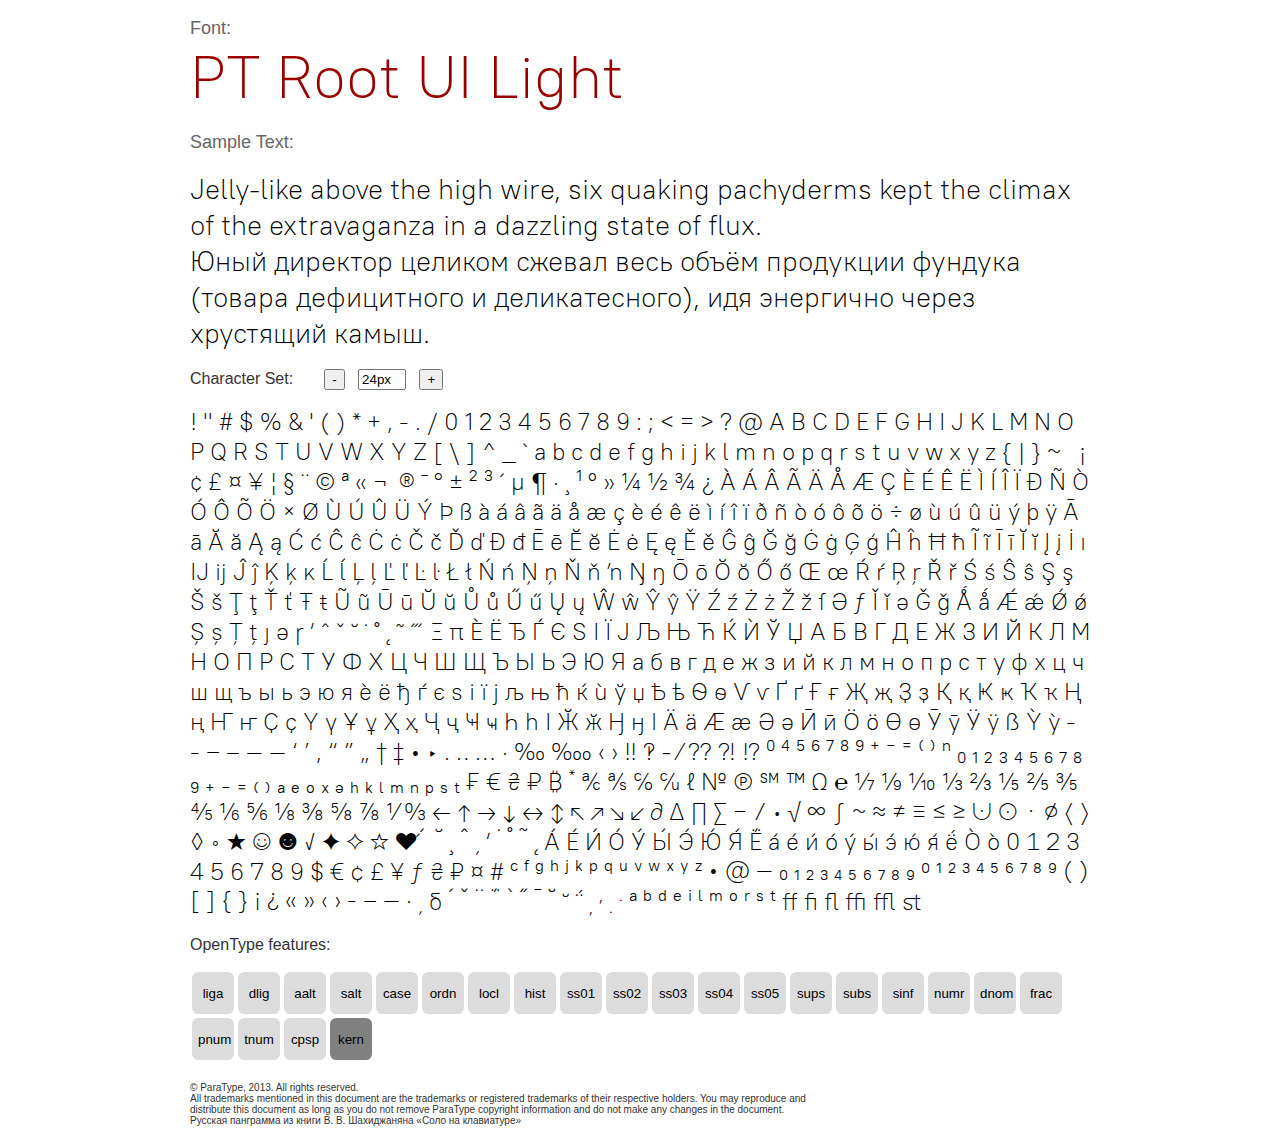
<file: Quatro/fonts/PT Root UI_Light/PT Root UI_Light.html>
<!DOCTYPE html PUBLIC "-//W3C//DTD XHTML 1.0 Strict//EN"
	"http://www.w3.org/TR/xhtml1/DTD/xhtml1-strict.dtd">

<html xmlns="http://www.w3.org/1999/xhtml" xml:lang="en" lang="en">
<head>
	<meta http-equiv="Content-Type" content="text/html; charset=utf-8"/>
	<meta http-equiv="X-UA-Compatible" content="IE=Edge" />
  
<!--
These webfonts were purchased at www.ParaType.com
You can purchase them too. Please don't steal them.

Please don't remove this notice. Thanks.
-->	
	<title>Font Face Demo</title>
	<link rel="stylesheet" href="PT%20Root%20UI_Light.css" type="text/css" charset="utf-8">
	<style type="text/css" media="screen">
		body {font-family: Helvetica, Arial, sans-serif; color:#333333;}
		.PTRootUIWebLight {
			font-family: 'PTRootUIWebLight';
			font-weight: normal;
			font-style: normal;
			color:#000000;
		}

		.caption {
			font-size: 18px;
			color:#666666;
		}
		.FontName {
			font-size: 60px;
		}
		.CopyrightFont {
			font-size: 10px;
		}
		#container {
			width: 900px;
			margin-left: auto;
			margin-right: auto;
			overflow: none;
		}
		.samplebox {
			white-space:wrap;
			margin-top:10px;
			margin-bottom: 0px;
		}
		.features {
			margin-top: 20px;
			margin-bottom: 20px;
		}
		.feature {
			height: 42px;
			width: 42px;
			cursor: pointer;
			margin: 2px;
			border-radius: 15%;
			background-color: #DCDCDC;
			border: none;
		}
		.active{
			background-color: #808080;			
		}
		
		
	</style>
<script type="text/javascript">
		fsize = 24
		window.onload = function(){ active('kern')};
function less()
{
	if (fsize > 2) {	
		fsize = fsize-1;
		p = document.getElementById('sample');
		p.style.fontSize = fsize + "px";
		document.getElementById('stext').value = fsize + "px";
	}
}	

function more()
{
	if (fsize < 100) {	
		fsize = fsize+1;
		setSize ()
	}
}	

function setSize ()
{
	p = document.getElementById('sample');
	document.getElementById('sample-text').style.fontSize = "28px";
	p.style.fontSize = fsize + "px";
	document.getElementById('stext').value = fsize + "px";
}

function changeFSize()
{
	tsize = document.getElementById('stext').value;
	fsize = parseInt (tsize);
	setSize ();
	return false;
}
function active(value)
{
	const button = document.getElementById(value); 	
	const allFeatures = document.querySelectorAll(".features button");
	button.classList.toggle('active');	
	let features = "";
	for(let i = 0; i < allFeatures.length; i ++){
		features += "'" + allFeatures[i].id + "'" + " ";
		if(allFeatures[i].classList.contains("active")){
			features += "1";
		}
		else { features += "0"}
		
		if(i+1 !== allFeatures.length) {
			features += ",";	
		}
	}	
	let sample = document.getElementById('sample');
	let sampleText = document.getElementById('sample-text');
	let styles = "font-feature-settings:" + features + ";";
	sample.setAttribute("style", styles);
	sampleText.setAttribute("style", styles);	
	setSize();
}
</script>	
</head>
<body>
	<div id="container">
<p class="caption">
Font: <br>

<span class="PTRootUIWebLight samplebox" style="font-size:60px; color:#990000">
PT Root UI Light</span></p>

<p class="caption">
Sample Text:</p>
<p id="sample-text" class="PTRootUIWebLight samplebox" style="font-size:28px">
Jelly-like above the high wire, six quaking pachyderms kept the climax of the extravaganza in a dazzling state of flux.<br>Юный директор целиком сжевал весь объём продукции фундука (товара дефицитного и деликатесного), идя энергично через хрустящий камыш.</p>

<p class="caption">
<div>
	<div>
		<form onsubmit="return changeFSize();">
		Character Set: &nbsp;&nbsp;&nbsp;&nbsp;&nbsp; <input type="button" value="-" onClick="less()"> &nbsp;&nbsp;<input id="stext" type="text" value="24px" style="width:40px"> &nbsp;&nbsp;<input type="button" value="+" onClick="more()"></p>
		</form>
		<p id="sample" class="PTRootUIWebLight samplebox" style="font-size:24px;">
			   ! " # $ % & ' ( ) * + , - . / 0 1 2 3 4 5 6 7 8 9 : ; < = > ? @ A B C D E F G H I J K L M N O P Q R S T U V W X Y Z [ \ ] ^ _ ` a b c d e f g h i j k l m n o p q r s t u v w x y z { | } ~   ¡ ¢ £ ¤ ¥ ¦ § ¨ © ª « ¬ ­ ® ¯ ° ± ² ³ ´ µ ¶ · ¸ ¹ º » ¼ ½ ¾ ¿ À Á Â Ã Ä Å Æ Ç È É Ê Ë Ì Í Î Ï Ð Ñ Ò Ó Ô Õ Ö × Ø Ù Ú Û Ü Ý Þ ß à á â ã ä å æ ç è é ê ë ì í î ï ð ñ ò ó ô õ ö ÷ ø ù ú û ü ý þ ÿ Ā ā Ă ă Ą ą Ć ć Ĉ ĉ Ċ ċ Č č Ď ď Đ đ Ē ē Ĕ ĕ Ė ė Ę ę Ě ě Ĝ ĝ Ğ ğ Ġ ġ Ģ ģ Ĥ ĥ Ħ ħ Ĩ ĩ Ī ī Ĭ ĭ Į į İ ı Ĳ ĳ Ĵ ĵ Ķ ķ ĸ Ĺ ĺ Ļ ļ Ľ ľ Ŀ ŀ Ł ł Ń ń Ņ ņ Ň ň ŉ Ŋ ŋ Ō ō Ŏ ŏ Ő ő Œ œ Ŕ ŕ Ŗ ŗ Ř ř Ś ś Ŝ ŝ Ş ş Š š Ţ ţ Ť ť Ŧ ŧ Ũ ũ Ū ū Ŭ ŭ Ů ů Ű ű Ų ų Ŵ ŵ Ŷ ŷ Ÿ Ź ź Ż ż Ž ž ſ Ə ƒ Ǐ ǐ ǝ Ǧ ǧ Ǻ ǻ Ǽ ǽ Ǿ ǿ Ș ș Ț ț ȷ ə ɼ ʼ ˆ ˇ ˘ ˙ ˚ ˛ ˜ ˝ ́ Ξ π Ѐ Ё Ђ Ѓ Є Ѕ І Ї Ј Љ Њ Ћ Ќ Ѝ Ў Џ А Б В Г Д Е Ж З И Й К Л М Н О П Р С Т У Ф Х Ц Ч Ш Щ Ъ Ы Ь Э Ю Я а б в г д е ж з и й к л м н о п р с т у ф х ц ч ш щ ъ ы ь э ю я ѐ ё ђ ѓ є ѕ і ї ј љ њ ћ ќ ѝ ў џ Ѣ ѣ Ѳ ѳ Ѵ ѵ Ґ ґ Ғ ғ Җ җ Ҙ ҙ Қ қ Ҝ ҝ Ҡ ҡ Ң ң Ҥ ҥ Ҫ ҫ Ү ү Ұ ұ Ҳ ҳ Ҷ ҷ Ҹ ҹ Һ һ Ӏ Ӂ ӂ Ӈ ӈ ӏ Ӓ ӓ Ӕ ӕ Ә ә Ӣ ӣ Ӧ ӧ Ө ө Ӯ ӯ Ӱ ӱ ẞ Ỳ ỳ ‐ ‑ ‒ – — ― ‘ ’ ‚ “ ” „ † ‡ • ‣ ․ ‥ … ‧ ‰ ‱ ‹ › ‼ ‽ ⁃ ⁄ ⁇ ⁈ ⁉ ⁰ ⁴ ⁵ ⁶ ⁷ ⁸ ⁹ ⁺ ⁻ ⁼ ⁽ ⁾ ⁿ ₀ ₁ ₂ ₃ ₄ ₅ ₆ ₇ ₈ ₉ ₊ ₋ ₌ ₍ ₎ ₐ ₑ ₒ ₓ ₔ ₕ ₖ ₗ ₘ ₙ ₚ ₛ ₜ ₣ € ₴ ₽ ₿ ⃰ ℀ ℁ ℅ ℆ ℓ № ℗ ℠ ™ Ω ℮ ⅐ ⅑ ⅒ ⅓ ⅔ ⅕ ⅖ ⅗ ⅘ ⅙ ⅚ ⅛ ⅜ ⅝ ⅞ ⅟ ↉ ← ↑ → ↓ ↔ ↕ ↖ ↗ ↘ ↙ ∂ ∆ ∏ ∑ − ∕ ∙ √ ∞ ∫ ∼ ≈ ≠ ≡ ≤ ≥ ⊍ ⊙ ⋅ ⌀ 〈 〉 ◊ ◦ ★ ☺ ☻ ✓ ✦ ✧ ✩ ❤                                                                                                                                      ﬀ ﬁ ﬂ ﬃ ﬄ ﬆ ﻿ 
		</p>
	</div>
	<div class="features">
	<p>OpenType features:</p><button id='liga' class='feature' onclick=active('liga') title='Standard Ligatures'>liga</button><button id='dlig' class='feature' onclick=active('dlig') title='Discretionary Ligatures'>dlig</button><button id='aalt' class='feature' onclick=active('aalt') title='Access All Alternates'>aalt</button><button id='salt' class='feature' onclick=active('salt') title='Stylistic Alternates'>salt</button><button id='case' class='feature' onclick=active('case') title='Case-Sensitive Forms'>case</button><button id='ordn' class='feature' onclick=active('ordn') title='Ordinals'>ordn</button><button id='locl' class='feature' onclick=active('locl') title='Localized Forms'>locl</button><button id='hist' class='feature' onclick=active('hist') title='Historical Forms'>hist</button><button id='ss01' class='feature' onclick=active('ss01') title='Stylistic Set 1'>ss01</button><button id='ss02' class='feature' onclick=active('ss02') title='Stylistic Set 2'>ss02</button><button id='ss03' class='feature' onclick=active('ss03') title='Stylistic Set 3'>ss03</button><button id='ss04' class='feature' onclick=active('ss04') title='Stylistic Set 4'>ss04</button><button id='ss05' class='feature' onclick=active('ss05') title='Stylistic Set 5'>ss05</button><button id='sups' class='feature' onclick=active('sups') title='Superscript'>sups</button><button id='subs' class='feature' onclick=active('subs') title='Subscript'>subs</button><button id='sinf' class='feature' onclick=active('sinf') title='Scientific Inferiors'>sinf</button><button id='numr' class='feature' onclick=active('numr') title='Numerators'>numr</button><button id='dnom' class='feature' onclick=active('dnom') title='Denominators'>dnom</button><button id='frac' class='feature' onclick=active('frac') title='Fractions'>frac</button><button id='pnum' class='feature' onclick=active('pnum') title='Proportional Figures'>pnum</button><button id='tnum' class='feature' onclick=active('tnum') title='Tabular Figures'>tnum</button><button id='cpsp' class='feature' onclick=active('cpsp') title='Capital Spacing'>cpsp</button><button id='kern' class='feature' onclick=active('kern') title='Kerning'>kern</button>
	</div>
</div>

<p class="CopyrightFont">
&#169; ParaType, 2013. All rights reserved.<br>All trademarks mentioned in this document are the trademarks or registered trademarks of their respective holders. You may reproduce and<br>distribute this document as long as you do not remove ParaType copyright information and do not make any changes in the document.<br>Русская панграмма из книги В. В. Шахиджаняна «Соло на клавиатуре»</p>	</div>

</body>
</html>
</file>
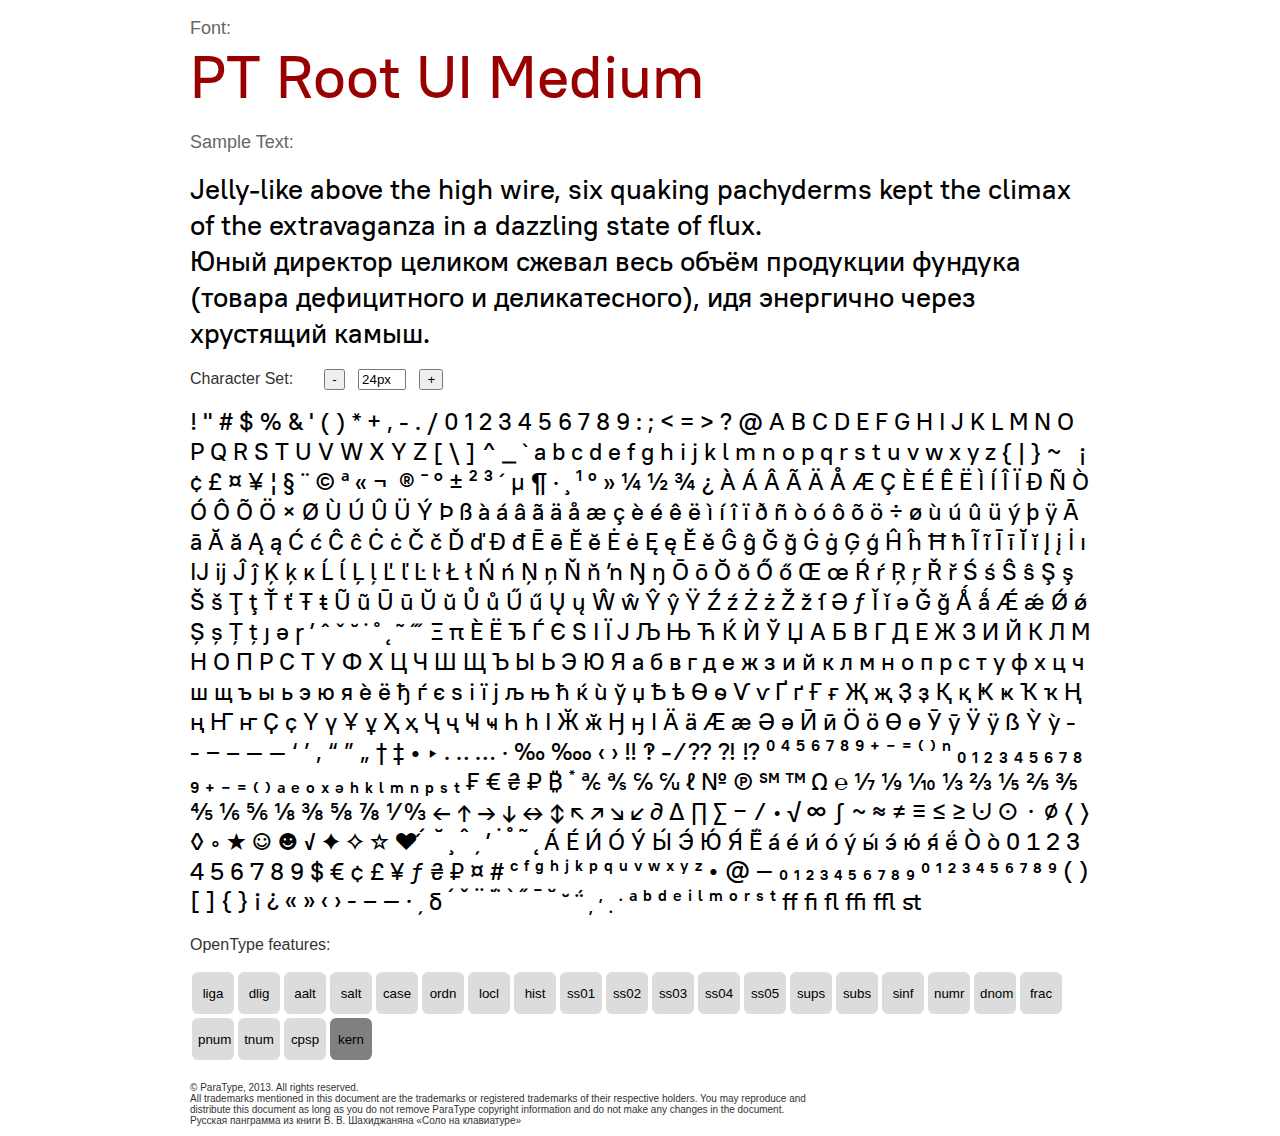
<file: Quatro/fonts/PT Root UI_Medium/PT Root UI_Medium.html>
<!DOCTYPE html PUBLIC "-//W3C//DTD XHTML 1.0 Strict//EN"
	"http://www.w3.org/TR/xhtml1/DTD/xhtml1-strict.dtd">

<html xmlns="http://www.w3.org/1999/xhtml" xml:lang="en" lang="en">
<head>
	<meta http-equiv="Content-Type" content="text/html; charset=utf-8"/>
	<meta http-equiv="X-UA-Compatible" content="IE=Edge" />
  
<!--
These webfonts were purchased at www.ParaType.com
You can purchase them too. Please don't steal them.

Please don't remove this notice. Thanks.
-->	
	<title>Font Face Demo</title>
	<link rel="stylesheet" href="PT%20Root%20UI_Medium.css" type="text/css" charset="utf-8">
	<style type="text/css" media="screen">
		body {font-family: Helvetica, Arial, sans-serif; color:#333333;}
		.PTRootUIWebMedium {
			font-family: 'PTRootUIWebMedium';
			font-weight: normal;
			font-style: normal;
			color:#000000;
		}

		.caption {
			font-size: 18px;
			color:#666666;
		}
		.FontName {
			font-size: 60px;
		}
		.CopyrightFont {
			font-size: 10px;
		}
		#container {
			width: 900px;
			margin-left: auto;
			margin-right: auto;
			overflow: none;
		}
		.samplebox {
			white-space:wrap;
			margin-top:10px;
			margin-bottom: 0px;
		}
		.features {
			margin-top: 20px;
			margin-bottom: 20px;
		}
		.feature {
			height: 42px;
			width: 42px;
			cursor: pointer;
			margin: 2px;
			border-radius: 15%;
			background-color: #DCDCDC;
			border: none;
		}
		.active{
			background-color: #808080;			
		}
		
		
	</style>
<script type="text/javascript">
		fsize = 24
		window.onload = function(){ active('kern')};
function less()
{
	if (fsize > 2) {	
		fsize = fsize-1;
		p = document.getElementById('sample');
		p.style.fontSize = fsize + "px";
		document.getElementById('stext').value = fsize + "px";
	}
}	

function more()
{
	if (fsize < 100) {	
		fsize = fsize+1;
		setSize ()
	}
}	

function setSize ()
{
	p = document.getElementById('sample');
	document.getElementById('sample-text').style.fontSize = "28px";
	p.style.fontSize = fsize + "px";
	document.getElementById('stext').value = fsize + "px";
}

function changeFSize()
{
	tsize = document.getElementById('stext').value;
	fsize = parseInt (tsize);
	setSize ();
	return false;
}
function active(value)
{
	const button = document.getElementById(value); 	
	const allFeatures = document.querySelectorAll(".features button");
	button.classList.toggle('active');	
	let features = "";
	for(let i = 0; i < allFeatures.length; i ++){
		features += "'" + allFeatures[i].id + "'" + " ";
		if(allFeatures[i].classList.contains("active")){
			features += "1";
		}
		else { features += "0"}
		
		if(i+1 !== allFeatures.length) {
			features += ",";	
		}
	}	
	let sample = document.getElementById('sample');
	let sampleText = document.getElementById('sample-text');
	let styles = "font-feature-settings:" + features + ";";
	sample.setAttribute("style", styles);
	sampleText.setAttribute("style", styles);	
	setSize();
}
</script>	
</head>
<body>
	<div id="container">
<p class="caption">
Font: <br>

<span class="PTRootUIWebMedium samplebox" style="font-size:60px; color:#990000">
PT Root UI Medium</span></p>

<p class="caption">
Sample Text:</p>
<p id="sample-text" class="PTRootUIWebMedium samplebox" style="font-size:28px">
Jelly-like above the high wire, six quaking pachyderms kept the climax of the extravaganza in a dazzling state of flux.<br>Юный директор целиком сжевал весь объём продукции фундука (товара дефицитного и деликатесного), идя энергично через хрустящий камыш.</p>

<p class="caption">
<div>
	<div>
		<form onsubmit="return changeFSize();">
		Character Set: &nbsp;&nbsp;&nbsp;&nbsp;&nbsp; <input type="button" value="-" onClick="less()"> &nbsp;&nbsp;<input id="stext" type="text" value="24px" style="width:40px"> &nbsp;&nbsp;<input type="button" value="+" onClick="more()"></p>
		</form>
		<p id="sample" class="PTRootUIWebMedium samplebox" style="font-size:24px;">
			   ! " # $ % & ' ( ) * + , - . / 0 1 2 3 4 5 6 7 8 9 : ; < = > ? @ A B C D E F G H I J K L M N O P Q R S T U V W X Y Z [ \ ] ^ _ ` a b c d e f g h i j k l m n o p q r s t u v w x y z { | } ~   ¡ ¢ £ ¤ ¥ ¦ § ¨ © ª « ¬ ­ ® ¯ ° ± ² ³ ´ µ ¶ · ¸ ¹ º » ¼ ½ ¾ ¿ À Á Â Ã Ä Å Æ Ç È É Ê Ë Ì Í Î Ï Ð Ñ Ò Ó Ô Õ Ö × Ø Ù Ú Û Ü Ý Þ ß à á â ã ä å æ ç è é ê ë ì í î ï ð ñ ò ó ô õ ö ÷ ø ù ú û ü ý þ ÿ Ā ā Ă ă Ą ą Ć ć Ĉ ĉ Ċ ċ Č č Ď ď Đ đ Ē ē Ĕ ĕ Ė ė Ę ę Ě ě Ĝ ĝ Ğ ğ Ġ ġ Ģ ģ Ĥ ĥ Ħ ħ Ĩ ĩ Ī ī Ĭ ĭ Į į İ ı Ĳ ĳ Ĵ ĵ Ķ ķ ĸ Ĺ ĺ Ļ ļ Ľ ľ Ŀ ŀ Ł ł Ń ń Ņ ņ Ň ň ŉ Ŋ ŋ Ō ō Ŏ ŏ Ő ő Œ œ Ŕ ŕ Ŗ ŗ Ř ř Ś ś Ŝ ŝ Ş ş Š š Ţ ţ Ť ť Ŧ ŧ Ũ ũ Ū ū Ŭ ŭ Ů ů Ű ű Ų ų Ŵ ŵ Ŷ ŷ Ÿ Ź ź Ż ż Ž ž ſ Ə ƒ Ǐ ǐ ǝ Ǧ ǧ Ǻ ǻ Ǽ ǽ Ǿ ǿ Ș ș Ț ț ȷ ə ɼ ʼ ˆ ˇ ˘ ˙ ˚ ˛ ˜ ˝ ́ Ξ π Ѐ Ё Ђ Ѓ Є Ѕ І Ї Ј Љ Њ Ћ Ќ Ѝ Ў Џ А Б В Г Д Е Ж З И Й К Л М Н О П Р С Т У Ф Х Ц Ч Ш Щ Ъ Ы Ь Э Ю Я а б в г д е ж з и й к л м н о п р с т у ф х ц ч ш щ ъ ы ь э ю я ѐ ё ђ ѓ є ѕ і ї ј љ њ ћ ќ ѝ ў џ Ѣ ѣ Ѳ ѳ Ѵ ѵ Ґ ґ Ғ ғ Җ җ Ҙ ҙ Қ қ Ҝ ҝ Ҡ ҡ Ң ң Ҥ ҥ Ҫ ҫ Ү ү Ұ ұ Ҳ ҳ Ҷ ҷ Ҹ ҹ Һ һ Ӏ Ӂ ӂ Ӈ ӈ ӏ Ӓ ӓ Ӕ ӕ Ә ә Ӣ ӣ Ӧ ӧ Ө ө Ӯ ӯ Ӱ ӱ ẞ Ỳ ỳ ‐ ‑ ‒ – — ― ‘ ’ ‚ “ ” „ † ‡ • ‣ ․ ‥ … ‧ ‰ ‱ ‹ › ‼ ‽ ⁃ ⁄ ⁇ ⁈ ⁉ ⁰ ⁴ ⁵ ⁶ ⁷ ⁸ ⁹ ⁺ ⁻ ⁼ ⁽ ⁾ ⁿ ₀ ₁ ₂ ₃ ₄ ₅ ₆ ₇ ₈ ₉ ₊ ₋ ₌ ₍ ₎ ₐ ₑ ₒ ₓ ₔ ₕ ₖ ₗ ₘ ₙ ₚ ₛ ₜ ₣ € ₴ ₽ ₿ ⃰ ℀ ℁ ℅ ℆ ℓ № ℗ ℠ ™ Ω ℮ ⅐ ⅑ ⅒ ⅓ ⅔ ⅕ ⅖ ⅗ ⅘ ⅙ ⅚ ⅛ ⅜ ⅝ ⅞ ⅟ ↉ ← ↑ → ↓ ↔ ↕ ↖ ↗ ↘ ↙ ∂ ∆ ∏ ∑ − ∕ ∙ √ ∞ ∫ ∼ ≈ ≠ ≡ ≤ ≥ ⊍ ⊙ ⋅ ⌀ 〈 〉 ◊ ◦ ★ ☺ ☻ ✓ ✦ ✧ ✩ ❤                                                                                                                                      ﬀ ﬁ ﬂ ﬃ ﬄ ﬆ ﻿ 
		</p>
	</div>
	<div class="features">
	<p>OpenType features:</p><button id='liga' class='feature' onclick=active('liga') title='Standard Ligatures'>liga</button><button id='dlig' class='feature' onclick=active('dlig') title='Discretionary Ligatures'>dlig</button><button id='aalt' class='feature' onclick=active('aalt') title='Access All Alternates'>aalt</button><button id='salt' class='feature' onclick=active('salt') title='Stylistic Alternates'>salt</button><button id='case' class='feature' onclick=active('case') title='Case-Sensitive Forms'>case</button><button id='ordn' class='feature' onclick=active('ordn') title='Ordinals'>ordn</button><button id='locl' class='feature' onclick=active('locl') title='Localized Forms'>locl</button><button id='hist' class='feature' onclick=active('hist') title='Historical Forms'>hist</button><button id='ss01' class='feature' onclick=active('ss01') title='Stylistic Set 1'>ss01</button><button id='ss02' class='feature' onclick=active('ss02') title='Stylistic Set 2'>ss02</button><button id='ss03' class='feature' onclick=active('ss03') title='Stylistic Set 3'>ss03</button><button id='ss04' class='feature' onclick=active('ss04') title='Stylistic Set 4'>ss04</button><button id='ss05' class='feature' onclick=active('ss05') title='Stylistic Set 5'>ss05</button><button id='sups' class='feature' onclick=active('sups') title='Superscript'>sups</button><button id='subs' class='feature' onclick=active('subs') title='Subscript'>subs</button><button id='sinf' class='feature' onclick=active('sinf') title='Scientific Inferiors'>sinf</button><button id='numr' class='feature' onclick=active('numr') title='Numerators'>numr</button><button id='dnom' class='feature' onclick=active('dnom') title='Denominators'>dnom</button><button id='frac' class='feature' onclick=active('frac') title='Fractions'>frac</button><button id='pnum' class='feature' onclick=active('pnum') title='Proportional Figures'>pnum</button><button id='tnum' class='feature' onclick=active('tnum') title='Tabular Figures'>tnum</button><button id='cpsp' class='feature' onclick=active('cpsp') title='Capital Spacing'>cpsp</button><button id='kern' class='feature' onclick=active('kern') title='Kerning'>kern</button>
	</div>
</div>

<p class="CopyrightFont">
&#169; ParaType, 2013. All rights reserved.<br>All trademarks mentioned in this document are the trademarks or registered trademarks of their respective holders. You may reproduce and<br>distribute this document as long as you do not remove ParaType copyright information and do not make any changes in the document.<br>Русская панграмма из книги В. В. Шахиджаняна «Соло на клавиатуре»</p>	</div>

</body>
</html>
</file>
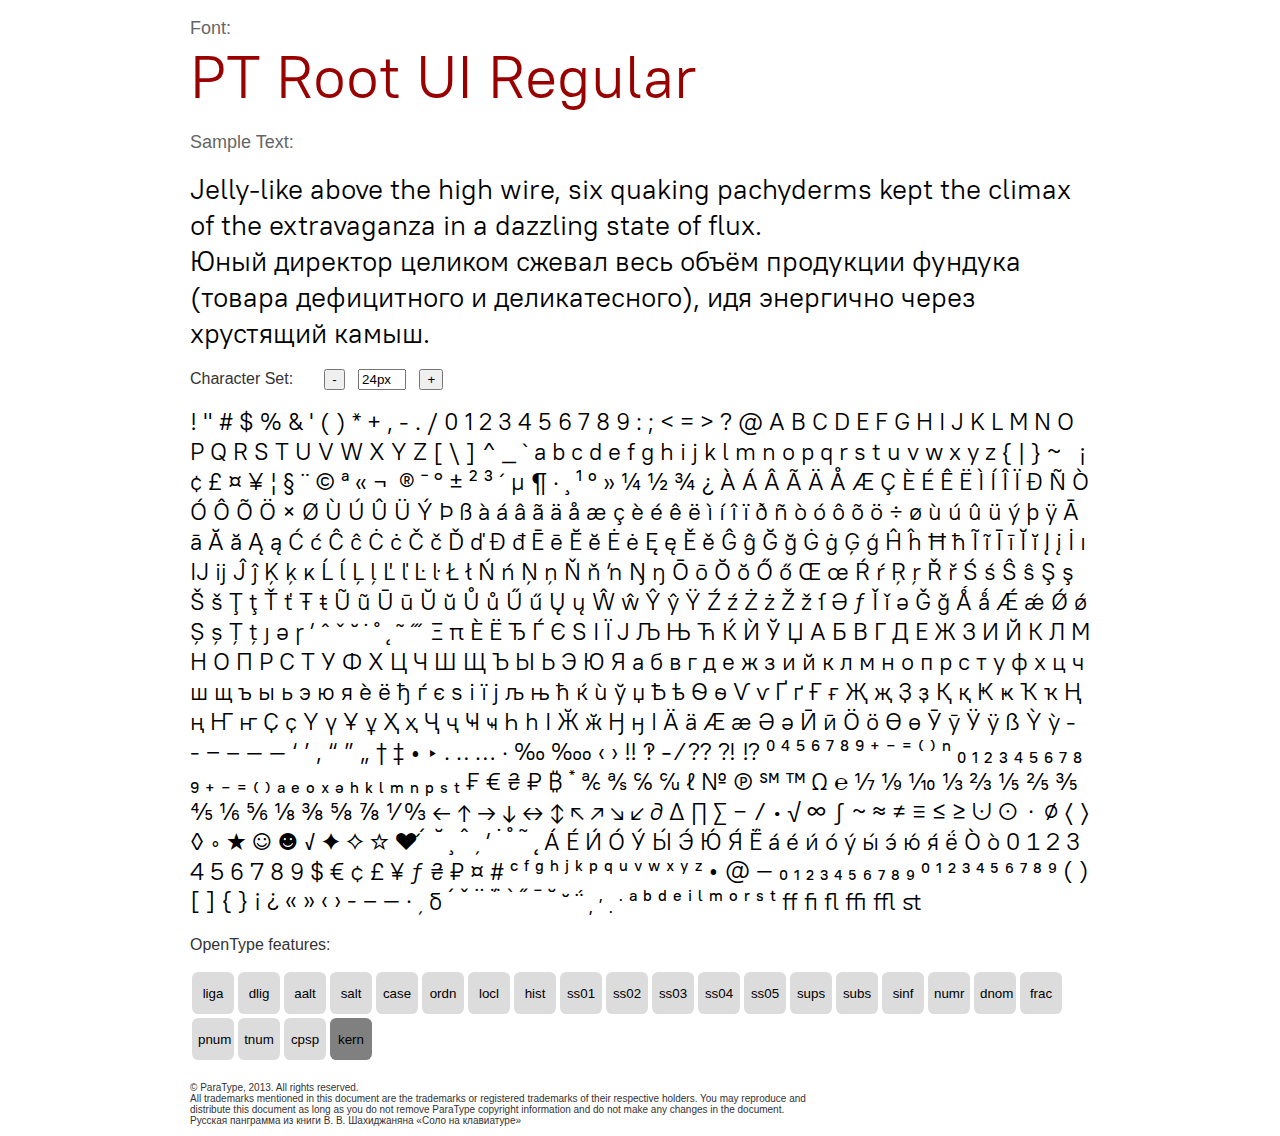
<file: Quatro/fonts/PT Root UI_Regular/PT Root UI_Regular.html>
<!DOCTYPE html PUBLIC "-//W3C//DTD XHTML 1.0 Strict//EN"
	"http://www.w3.org/TR/xhtml1/DTD/xhtml1-strict.dtd">

<html xmlns="http://www.w3.org/1999/xhtml" xml:lang="en" lang="en">
<head>
	<meta http-equiv="Content-Type" content="text/html; charset=utf-8"/>
	<meta http-equiv="X-UA-Compatible" content="IE=Edge" />
  
<!--
These webfonts were purchased at www.ParaType.com
You can purchase them too. Please don't steal them.

Please don't remove this notice. Thanks.
-->	
	<title>Font Face Demo</title>
	<link rel="stylesheet" href="PT%20Root%20UI_Regular.css" type="text/css" charset="utf-8">
	<style type="text/css" media="screen">
		body {font-family: Helvetica, Arial, sans-serif; color:#333333;}
		.PTRootUIWebRegular {
			font-family: 'PTRootUIWebRegular';
			font-weight: normal;
			font-style: normal;
			color:#000000;
		}

		.caption {
			font-size: 18px;
			color:#666666;
		}
		.FontName {
			font-size: 60px;
		}
		.CopyrightFont {
			font-size: 10px;
		}
		#container {
			width: 900px;
			margin-left: auto;
			margin-right: auto;
			overflow: none;
		}
		.samplebox {
			white-space:wrap;
			margin-top:10px;
			margin-bottom: 0px;
		}
		.features {
			margin-top: 20px;
			margin-bottom: 20px;
		}
		.feature {
			height: 42px;
			width: 42px;
			cursor: pointer;
			margin: 2px;
			border-radius: 15%;
			background-color: #DCDCDC;
			border: none;
		}
		.active{
			background-color: #808080;			
		}
		
		
	</style>
<script type="text/javascript">
		fsize = 24
		window.onload = function(){ active('kern')};
function less()
{
	if (fsize > 2) {	
		fsize = fsize-1;
		p = document.getElementById('sample');
		p.style.fontSize = fsize + "px";
		document.getElementById('stext').value = fsize + "px";
	}
}	

function more()
{
	if (fsize < 100) {	
		fsize = fsize+1;
		setSize ()
	}
}	

function setSize ()
{
	p = document.getElementById('sample');
	document.getElementById('sample-text').style.fontSize = "28px";
	p.style.fontSize = fsize + "px";
	document.getElementById('stext').value = fsize + "px";
}

function changeFSize()
{
	tsize = document.getElementById('stext').value;
	fsize = parseInt (tsize);
	setSize ();
	return false;
}
function active(value)
{
	const button = document.getElementById(value); 	
	const allFeatures = document.querySelectorAll(".features button");
	button.classList.toggle('active');	
	let features = "";
	for(let i = 0; i < allFeatures.length; i ++){
		features += "'" + allFeatures[i].id + "'" + " ";
		if(allFeatures[i].classList.contains("active")){
			features += "1";
		}
		else { features += "0"}
		
		if(i+1 !== allFeatures.length) {
			features += ",";	
		}
	}	
	let sample = document.getElementById('sample');
	let sampleText = document.getElementById('sample-text');
	let styles = "font-feature-settings:" + features + ";";
	sample.setAttribute("style", styles);
	sampleText.setAttribute("style", styles);	
	setSize();
}
</script>	
</head>
<body>
	<div id="container">
<p class="caption">
Font: <br>

<span class="PTRootUIWebRegular samplebox" style="font-size:60px; color:#990000">
PT Root UI Regular</span></p>

<p class="caption">
Sample Text:</p>
<p id="sample-text" class="PTRootUIWebRegular samplebox" style="font-size:28px">
Jelly-like above the high wire, six quaking pachyderms kept the climax of the extravaganza in a dazzling state of flux.<br>Юный директор целиком сжевал весь объём продукции фундука (товара дефицитного и деликатесного), идя энергично через хрустящий камыш.</p>

<p class="caption">
<div>
	<div>
		<form onsubmit="return changeFSize();">
		Character Set: &nbsp;&nbsp;&nbsp;&nbsp;&nbsp; <input type="button" value="-" onClick="less()"> &nbsp;&nbsp;<input id="stext" type="text" value="24px" style="width:40px"> &nbsp;&nbsp;<input type="button" value="+" onClick="more()"></p>
		</form>
		<p id="sample" class="PTRootUIWebRegular samplebox" style="font-size:24px;">
			   ! " # $ % & ' ( ) * + , - . / 0 1 2 3 4 5 6 7 8 9 : ; < = > ? @ A B C D E F G H I J K L M N O P Q R S T U V W X Y Z [ \ ] ^ _ ` a b c d e f g h i j k l m n o p q r s t u v w x y z { | } ~   ¡ ¢ £ ¤ ¥ ¦ § ¨ © ª « ¬ ­ ® ¯ ° ± ² ³ ´ µ ¶ · ¸ ¹ º » ¼ ½ ¾ ¿ À Á Â Ã Ä Å Æ Ç È É Ê Ë Ì Í Î Ï Ð Ñ Ò Ó Ô Õ Ö × Ø Ù Ú Û Ü Ý Þ ß à á â ã ä å æ ç è é ê ë ì í î ï ð ñ ò ó ô õ ö ÷ ø ù ú û ü ý þ ÿ Ā ā Ă ă Ą ą Ć ć Ĉ ĉ Ċ ċ Č č Ď ď Đ đ Ē ē Ĕ ĕ Ė ė Ę ę Ě ě Ĝ ĝ Ğ ğ Ġ ġ Ģ ģ Ĥ ĥ Ħ ħ Ĩ ĩ Ī ī Ĭ ĭ Į į İ ı Ĳ ĳ Ĵ ĵ Ķ ķ ĸ Ĺ ĺ Ļ ļ Ľ ľ Ŀ ŀ Ł ł Ń ń Ņ ņ Ň ň ŉ Ŋ ŋ Ō ō Ŏ ŏ Ő ő Œ œ Ŕ ŕ Ŗ ŗ Ř ř Ś ś Ŝ ŝ Ş ş Š š Ţ ţ Ť ť Ŧ ŧ Ũ ũ Ū ū Ŭ ŭ Ů ů Ű ű Ų ų Ŵ ŵ Ŷ ŷ Ÿ Ź ź Ż ż Ž ž ſ Ə ƒ Ǐ ǐ ǝ Ǧ ǧ Ǻ ǻ Ǽ ǽ Ǿ ǿ Ș ș Ț ț ȷ ə ɼ ʼ ˆ ˇ ˘ ˙ ˚ ˛ ˜ ˝ ́ Ξ π Ѐ Ё Ђ Ѓ Є Ѕ І Ї Ј Љ Њ Ћ Ќ Ѝ Ў Џ А Б В Г Д Е Ж З И Й К Л М Н О П Р С Т У Ф Х Ц Ч Ш Щ Ъ Ы Ь Э Ю Я а б в г д е ж з и й к л м н о п р с т у ф х ц ч ш щ ъ ы ь э ю я ѐ ё ђ ѓ є ѕ і ї ј љ њ ћ ќ ѝ ў џ Ѣ ѣ Ѳ ѳ Ѵ ѵ Ґ ґ Ғ ғ Җ җ Ҙ ҙ Қ қ Ҝ ҝ Ҡ ҡ Ң ң Ҥ ҥ Ҫ ҫ Ү ү Ұ ұ Ҳ ҳ Ҷ ҷ Ҹ ҹ Һ һ Ӏ Ӂ ӂ Ӈ ӈ ӏ Ӓ ӓ Ӕ ӕ Ә ә Ӣ ӣ Ӧ ӧ Ө ө Ӯ ӯ Ӱ ӱ ẞ Ỳ ỳ ‐ ‑ ‒ – — ― ‘ ’ ‚ “ ” „ † ‡ • ‣ ․ ‥ … ‧ ‰ ‱ ‹ › ‼ ‽ ⁃ ⁄ ⁇ ⁈ ⁉ ⁰ ⁴ ⁵ ⁶ ⁷ ⁸ ⁹ ⁺ ⁻ ⁼ ⁽ ⁾ ⁿ ₀ ₁ ₂ ₃ ₄ ₅ ₆ ₇ ₈ ₉ ₊ ₋ ₌ ₍ ₎ ₐ ₑ ₒ ₓ ₔ ₕ ₖ ₗ ₘ ₙ ₚ ₛ ₜ ₣ € ₴ ₽ ₿ ⃰ ℀ ℁ ℅ ℆ ℓ № ℗ ℠ ™ Ω ℮ ⅐ ⅑ ⅒ ⅓ ⅔ ⅕ ⅖ ⅗ ⅘ ⅙ ⅚ ⅛ ⅜ ⅝ ⅞ ⅟ ↉ ← ↑ → ↓ ↔ ↕ ↖ ↗ ↘ ↙ ∂ ∆ ∏ ∑ − ∕ ∙ √ ∞ ∫ ∼ ≈ ≠ ≡ ≤ ≥ ⊍ ⊙ ⋅ ⌀ 〈 〉 ◊ ◦ ★ ☺ ☻ ✓ ✦ ✧ ✩ ❤                                                                                                                                      ﬀ ﬁ ﬂ ﬃ ﬄ ﬆ ﻿ 
		</p>
	</div>
	<div class="features">
	<p>OpenType features:</p><button id='liga' class='feature' onclick=active('liga') title='Standard Ligatures'>liga</button><button id='dlig' class='feature' onclick=active('dlig') title='Discretionary Ligatures'>dlig</button><button id='aalt' class='feature' onclick=active('aalt') title='Access All Alternates'>aalt</button><button id='salt' class='feature' onclick=active('salt') title='Stylistic Alternates'>salt</button><button id='case' class='feature' onclick=active('case') title='Case-Sensitive Forms'>case</button><button id='ordn' class='feature' onclick=active('ordn') title='Ordinals'>ordn</button><button id='locl' class='feature' onclick=active('locl') title='Localized Forms'>locl</button><button id='hist' class='feature' onclick=active('hist') title='Historical Forms'>hist</button><button id='ss01' class='feature' onclick=active('ss01') title='Stylistic Set 1'>ss01</button><button id='ss02' class='feature' onclick=active('ss02') title='Stylistic Set 2'>ss02</button><button id='ss03' class='feature' onclick=active('ss03') title='Stylistic Set 3'>ss03</button><button id='ss04' class='feature' onclick=active('ss04') title='Stylistic Set 4'>ss04</button><button id='ss05' class='feature' onclick=active('ss05') title='Stylistic Set 5'>ss05</button><button id='sups' class='feature' onclick=active('sups') title='Superscript'>sups</button><button id='subs' class='feature' onclick=active('subs') title='Subscript'>subs</button><button id='sinf' class='feature' onclick=active('sinf') title='Scientific Inferiors'>sinf</button><button id='numr' class='feature' onclick=active('numr') title='Numerators'>numr</button><button id='dnom' class='feature' onclick=active('dnom') title='Denominators'>dnom</button><button id='frac' class='feature' onclick=active('frac') title='Fractions'>frac</button><button id='pnum' class='feature' onclick=active('pnum') title='Proportional Figures'>pnum</button><button id='tnum' class='feature' onclick=active('tnum') title='Tabular Figures'>tnum</button><button id='cpsp' class='feature' onclick=active('cpsp') title='Capital Spacing'>cpsp</button><button id='kern' class='feature' onclick=active('kern') title='Kerning'>kern</button>
	</div>
</div>

<p class="CopyrightFont">
&#169; ParaType, 2013. All rights reserved.<br>All trademarks mentioned in this document are the trademarks or registered trademarks of their respective holders. You may reproduce and<br>distribute this document as long as you do not remove ParaType copyright information and do not make any changes in the document.<br>Русская панграмма из книги В. В. Шахиджаняна «Соло на клавиатуре»</p>	</div>

</body>
</html>
</file>
<file: Pixlab/css/style.css>
@charset "UTF-8";
/*Обнуление*/
* {
  padding: 0;
  margin: 0;
  border: 0;
}

*,
*:before,
*:after {
  -webkit-box-sizing: border-box;
  box-sizing: border-box;
}

*:focus,
*:active {
  outline: none;
}

a:focus,
a:active {
  outline: none;
}

nav,
footer,
header,
aside {
  display: block;
}

html,
body {
  height: 100%;
  width: 100%;
  font-size: 100%;
  line-height: 1;
  font-size: 14px;
  -ms-text-size-adjust: 100%;
  -moz-text-size-adjust: 100%;
  -webkit-text-size-adjust: 100%;
}

input,
button,
textarea {
  font-family: inherit;
}

input::-ms-clear {
  display: none;
}

button {
  cursor: pointer;
}

button::-moz-focus-inner {
  padding: 0;
  border: 0;
}

a,
a:visited {
  text-decoration: none;
}

a:hover {
  text-decoration: none;
}

ul li {
  list-style: none;
}

img {
  vertical-align: top;
}

h1,
h2,
h3,
h4,
h5,
h6 {
  font-size: inherit;
  font-weight: inherit;
}

/*--------------------*/
/*=================================Header====================================*/
.header {
  background-blend-mode: darken;
  width: 100%;
  height: auto;
  background: url("../img/bacground_image.jpg") no-repeat;
  -webkit-background-size: cover;
          background-size: cover;
  background-color: rgba(38, 38, 41, 0.85);
}

.header .header__title h1 {
  margin-bottom: 10px;
}

.header .header__title p {
  text-transform: uppercase;
  color: #FFFFFF;
  margin-bottom: 24px;
}

.header .icon__block {
  display: -webkit-box;
  display: -webkit-flex;
  display: -ms-flexbox;
  display: flex;
  -webkit-justify-content: space-around;
      -ms-flex-pack: distribute;
          justify-content: space-around;
  -webkit-box-align: center;
  -webkit-align-items: center;
      -ms-flex-align: center;
          align-items: center;
}

.header .icon__block .icon__block__item {
  display: -webkit-box;
  display: -webkit-flex;
  display: -ms-flexbox;
  display: flex;
  -webkit-box-orient: vertical;
  -webkit-box-direction: normal;
  -webkit-flex-direction: column;
      -ms-flex-direction: column;
          flex-direction: column;
  -webkit-box-align: center;
  -webkit-align-items: center;
      -ms-flex-align: center;
          align-items: center;
}

.header .icon__block .icon__block__item p {
  color: #fff;
  font-weight: bold;
  margin-top: 17px;
  text-align: center;
  line-height: 30px;
}

.header .icon__block .icon__block__item p span {
  text-transform: uppercase;
  color: #FB7710;
  font-weight: 900;
  font-size: 28px;
}

.header .level__block {
  margin: 50px 0;
  display: -webkit-box;
  display: -webkit-flex;
  display: -ms-flexbox;
  display: flex;
  -webkit-box-pack: justify;
  -webkit-justify-content: space-between;
      -ms-flex-pack: justify;
          justify-content: space-between;
  -webkit-box-align: center;
  -webkit-align-items: center;
      -ms-flex-align: center;
          align-items: center;
}

.header .level__block .level__item {
  width: 100%;
}

.header .level__block .level__item h5 {
  text-align: center;
  text-transform: uppercase;
  color: #FFFFFF;
  margin-bottom: 20px;
}

.header .level__block .level__item:first-child {
  margin-right: 77px;
}

.header .level__block .level__item__line__content {
  position: relative;
  display: -webkit-box;
  display: -webkit-flex;
  display: -ms-flexbox;
  display: flex;
  -webkit-justify-content: space-around;
      -ms-flex-pack: distribute;
          justify-content: space-around;
}

.header .level__block .level__item__line__content .line__right__block,
.header .level__block .level__item__line__content .line__left__block {
  margin-top: 10px;
}

.header .level__block .level__item__line__content .line__right,
.header .level__block .level__item__line__content .line__left {
  position: relative;
  background: url("[data-uri]");
  display: inline-block;
  width: 3px;
  height: 15px;
}

.header .level__block .level__item__line__content .line__left:after {
  opacity: 0.31;
  border-top: 1px dashed #FFFFFF;
  width: 45px;
  position: absolute;
  left: 3px;
  top: 6px;
  content: "";
}

.header .level__block .level__item__line__content .line__right:after {
  opacity: 0.31;
  border-top: 1px dashed #FFFFFF;
  width: 60px;
  position: absolute;
  right: 3px;
  top: 6px;
  content: "";
}

.header .level__block .level__item__line__content .line__img__block {
  position: relative;
  display: -webkit-box;
  display: -webkit-flex;
  display: -ms-flexbox;
  display: flex;
  -webkit-box-pack: center;
  -webkit-justify-content: center;
      -ms-flex-pack: center;
          justify-content: center;
  -webkit-box-align: center;
  -webkit-align-items: center;
      -ms-flex-align: center;
          align-items: center;
  -webkit-box-orient: vertical;
  -webkit-box-direction: normal;
  -webkit-flex-direction: column;
      -ms-flex-direction: column;
          flex-direction: column;
  margin: 0 18px;
}

.header .level__block .level__item__line__content .line__img__block .line__img {
  background: url("[data-uri]");
  display: inline-block;
  width: 40px;
  height: 40px;
  margin: 0 20px;
}

.header .level__block .level__item__line__content .line__img__block .line__img__dashed__block {
  opacity: 0.31;
  border-top: 1px dashed #FFFFFF;
  width: 100%;
  position: absolute;
  right: -60px;
  top: 19px;
}

.header .level__block .level__item__line__content .line__img__block .line__img__dashed__block__before {
  opacity: 0.31;
  border-top: 1px dashed #FFFFFF;
  width: 100%;
  position: absolute;
  left: -60px;
  top: 19px;
}

.header .level__block .level__item__line__content .line__img__block p {
  color: #fff;
  font-size: 18px;
  line-height: 21px;
  font-weight: 300;
}

.header .level__block .second__item .line__img {
  margin: 0 40px !important;
}

.header .level__block .second__item .line__left:after {
  width: 70px;
}

.header .level__block .second__item .line__right:after {
  width: 70px;
}

.header .level__block .second__item .line__img__dashed__block {
  opacity: 0.31;
  border-top: 1px dashed #FFFFFF;
  width: 100% !important;
  position: absolute;
  right: -86px !important;
  top: 19px;
}

.header .level__block .second__item .line__img__dashed__block__before {
  opacity: 0.31;
  border-top: 1px dashed #FFFFFF;
  width: 100% !important;
  position: absolute;
  left: -86px !important;
  top: 19px;
}

/*=================================Header end====================================*/
/*=================================Main Section====================================*/
.main {
  margin: 66px 0 137px 0;
}

.main .main__programm__block {
  padding: 0 15px;
  display: -webkit-box;
  display: -webkit-flex;
  display: -ms-flexbox;
  display: flex;
  -webkit-flex-wrap: wrap;
      -ms-flex-wrap: wrap;
          flex-wrap: wrap;
}

.main .main__programm__block .main__programm__content {
  position: relative;
  width: 30%;
  margin: 116px 15px 0 15px;
}

.main .main__programm__block .main__programm__content .programm__icon__block {
  position: absolute;
  position: absolute;
  bottom: 72%;
  left: 25%;
  background-color: #323134;
  display: inline-block;
  -webkit-border-radius: 50%;
          border-radius: 50%;
  width: 155px;
  height: 155px;
  border: 10px solid #fff;
  text-align: center;
  line-height: 185px;
}

.main .main__programm__block .main__programm__content .programm__icon__block .icon__block__item__img :nth-child(even) {
  position: absolute;
  top: 28px;
  left: 48px;
}

.main .main__programm__block .main__programm__content .programm__text__block {
  border: 1px solid #FB7710;
  width: 100%;
  height: auto;
  padding: 0 19px 41px 19px;
  text-align: center;
}

.main .main__programm__block .main__programm__content .programm__text__block .programm__text__content {
  display: -webkit-box;
  display: -webkit-flex;
  display: -ms-flexbox;
  display: flex;
  -webkit-box-orient: vertical;
  -webkit-box-direction: normal;
  -webkit-flex-direction: column;
      -ms-flex-direction: column;
          flex-direction: column;
  -webkit-box-align: center;
  -webkit-align-items: center;
      -ms-flex-align: center;
          align-items: center;
}

.main .main__programm__block .main__programm__content .programm__text__block .programm__text__content h3 {
  margin-top: 90px;
  margin-bottom: 13px;
}

.main .main__programm__block .main__programm__content .programm__text__block .programm__text__content .porgramm__line {
  border-bottom: 6px solid #FB7710;
  width: 30px;
  height: 6px;
  margin-bottom: 14px;
}

.main .main__programm__block .main__programm__content .programm__text__block .programm__text__content p {
  font-weight: bold;
  margin-bottom: 22px;
  height: 50px;
}

.main .main__programm__block .main__programm__content .programm__text__block .programm__text__content h6 {
  color: #FB7710;
  font-weight: bold;
  font-size: 20px;
}

.main .main__button img {
  margin-right: 10px;
}

.main .main__button .button {
  padding: 20px 35px 14px 35px;
  margin-top: 30px;
  display: -webkit-box;
  display: -webkit-flex;
  display: -ms-flexbox;
  display: flex;
  -webkit-box-align: center;
  -webkit-align-items: center;
      -ms-flex-align: center;
          align-items: center;
  color: #323134;
  border: 1px solid #323134;
  background: none;
}

.main .main__button .button:after {
  background-color: #FB7710;
  position: absolute;
  top: 6px;
  left: 6px;
  height: 100%;
  width: 100%;
  content: "";
  z-index: -1;
  -webkit-transition: width 0.2s ease-out 0.2s, -webkit-transform 0.2s ease-in;
  transition: width 0.2s ease-out 0.2s, -webkit-transform 0.2s ease-in;
  -o-transition: transform 0.2s ease-in, width 0.2s ease-out 0.2s;
  transition: transform 0.2s ease-in, width 0.2s ease-out 0.2s;
  transition: transform 0.2s ease-in, width 0.2s ease-out 0.2s, -webkit-transform 0.2s ease-in;
}

.main .main__button .button:hover:after {
  -webkit-transform: translate(-6px, -6px);
      -ms-transform: translate(-6px, -6px);
          transform: translate(-6px, -6px);
  width: -webkit-calc(100% - 10px);
  width: calc(100% - 10px);
}

/*=================================Main Section end====================================*/
/*=================================main styles ====================================*/
@font-face {
  font-family: 'MuseoSansCyrl';
  src: url("../fonts/MuseoSansCyrl-300.eot") format("embedded-opentype"), url("../fonts/MuseoSansCyrl-300.woff") format("woff"), url("../fonts/MuseoSansCyrl-300.ttf") format("truetype");
  font-weight: 300;
  font-style: normal;
}

@font-face {
  font-family: 'MuseoSansCyrl';
  src: local("Museo Sans Cyrl 500"), local("MuseoSansCyrl-500"), url("../fonts/Museosanscyrl500.woff2") format("woff2"), url("../fonts/Museosanscyrl500.woff") format("woff"), url("../fonts/Museosanscyrl500.ttf") format("truetype");
  font-weight: 500;
  font-style: normal;
}

@font-face {
  font-family: 'MuseoSansCyrl';
  src: url("../fonts/MuseoSansCyrl-700.eot") format("embedded-opentype"), url("../fonts/MuseoSansCyrl-700.woff") format("woff"), url("../fonts/MuseoSansCyrl-700.ttf") format("truetype");
  font-weight: bold;
  font-style: normal;
}

@font-face {
  font-family: 'MuseoSansCyrl';
  src: url("../fonts/MuseoSansCyrl-900.eot") format("embedded-opentype"), url("../fonts/MuseoSansCyrl-900.woff") format("woff"), url("../fonts/MuseoSansCyrl-900.ttf") format("truetype");
  font-weight: 900;
  font-style: normal;
}

body {
  font-family: 'MuseoSansCyrl';
  background-color: #fff;
  color: #27262A;
  font-size: 20PX;
  line-height: 23px;
}

select,
button {
  -webkit-appearance: none;
  -moz-appearance: none;
  appearance: none;
}

h1 {
  font-weight: 900;
  font-size: 60px;
  color: #FB7710;
  line-height: 70px;
  text-transform: uppercase;
}

h2 {
  font-size: 50px;
  color: #27262A;
  font-weight: 900;
  text-transform: uppercase;
}

h3 {
  font-size: 30px;
  color: #27262A;
  line-height: 35px;
  text-transform: uppercase;
  font-weight: bold;
}

.container {
  max-width: 1180px;
  margin: 0 auto;
}

/*=================================main styles end====================================*/
/*=================================Button====================================*/
.header__button,
.main__button {
  display: -webkit-box;
  display: -webkit-flex;
  display: -ms-flexbox;
  display: flex;
  -webkit-box-align: center;
  -webkit-align-items: center;
      -ms-flex-align: center;
          align-items: center;
  -webkit-box-pack: center;
  -webkit-justify-content: center;
      -ms-flex-pack: center;
          justify-content: center;
}

.header__button .button,
.main__button .button {
  font-weight: 900;
  color: #FFFFFF;
  width: 259px;
  height: 56px;
  margin-bottom: 70px;
  position: relative;
  background-color: transparent;
  font-size: 24px;
  text-transform: uppercase;
  font-size: 12px;
  line-height: 14px;
  text-align: center;
  letter-spacing: 2px;
  background-color: #FB7710;
}

.header__button .button:after,
.main__button .button:after {
  padding: 23px 0;
  border: 1px solid #fff;
  position: absolute;
  top: -6px;
  left: -6px;
  height: 100%;
  width: 100%;
  content: "получить программу";
  z-index: 0;
  -webkit-transition: width 0.2s ease-out 0.2s, -webkit-transform 0.2s ease-in;
  transition: width 0.2s ease-out 0.2s, -webkit-transform 0.2s ease-in;
  -o-transition: transform 0.2s ease-in, width 0.2s ease-out 0.2s;
  transition: transform 0.2s ease-in, width 0.2s ease-out 0.2s;
  transition: transform 0.2s ease-in, width 0.2s ease-out 0.2s, -webkit-transform 0.2s ease-in;
}

.header__button .button:hover:after,
.main__button .button:hover:after {
  -webkit-transform: translate(6px, 6px);
      -ms-transform: translate(6px, 6px);
          transform: translate(6px, 6px);
  width: -webkit-calc(100% - 10px);
  width: calc(100% - 10px);
}

.header__button .button:active:after,
.main__button .button:active:after {
  width: 100%;
}

.icon__block__item__img {
  position: relative;
}

.icon__block__item__img :nth-child(even) {
  position: absolute;
  bottom: 10px;
  left: 10px;
}

.icon__block__item__img :nth-child(even) path,
.icon__block__item__img :nth-child(even) rect,
.icon__block__item__img :nth-child(even) ellipse {
  opacity: 0.3;
}

/*=================================Button end====================================*/
/*=================================Hamburger====================================*/
#toggle {
  position: absolute;
  left: -100%;
  top: -100%;
}

#toggle:checked ~ .toggle__container .button-toggle:before {
  -webkit-transform: translateY(-50%) rotate(45deg) scale(1);
      -ms-transform: translateY(-50%) rotate(45deg) scale(1);
          transform: translateY(-50%) rotate(45deg) scale(1);
}

#toggle:checked ~ .toggle__container .button-toggle:after {
  -webkit-transform: translateY(-50%) rotate(-45deg) scale(1);
      -ms-transform: translateY(-50%) rotate(-45deg) scale(1);
          transform: translateY(-50%) rotate(-45deg) scale(1);
}

#toggle:checked ~ .nav {
  margin: 0px 25px 50px 0;
  pointer-events: auto;
  -webkit-transform: translate(50px, 38px);
      -ms-transform: translate(50px, 38px);
          transform: translate(50px, 38px);
}

#toggle:checked ~ .nav .nav__item {
  color: #FB7710;
  letter-spacing: 0;
  height: 40px;
  line-height: 40px;
  margin-top: 0;
  opacity: 1;
  -webkit-transform: scaleY(1);
      -ms-transform: scaleY(1);
          transform: scaleY(1);
  -webkit-transition: 0.5s, opacity 0.1s;
  -o-transition: 0.5s, opacity 0.1s;
  transition: 0.5s, opacity 0.1s;
}

#toggle:checked ~ .nav .nav__item:nth-child(1) {
  -webkit-transition-delay: 0.15s;
       -o-transition-delay: 0.15s;
          transition-delay: 0.15s;
}

#toggle:checked ~ .nav .nav__item:nth-child(1):before {
  -webkit-transition-delay: 0.15s;
       -o-transition-delay: 0.15s;
          transition-delay: 0.15s;
}

#toggle:checked ~ .nav .nav__item:nth-child(2) {
  -webkit-transition-delay: 0.1s;
       -o-transition-delay: 0.1s;
          transition-delay: 0.1s;
}

#toggle:checked ~ .nav .nav__item:nth-child(2):before {
  -webkit-transition-delay: 0.1s;
       -o-transition-delay: 0.1s;
          transition-delay: 0.1s;
}

#toggle:checked ~ .nav .nav__item:nth-child(3) {
  -webkit-transition-delay: 0.05s;
       -o-transition-delay: 0.05s;
          transition-delay: 0.05s;
}

#toggle:checked ~ .nav .nav__item:nth-child(3):before {
  -webkit-transition-delay: 0.05s;
       -o-transition-delay: 0.05s;
          transition-delay: 0.05s;
}

#toggle:checked ~ .nav .nav__item:nth-child(4) {
  -webkit-transition-delay: 0s;
       -o-transition-delay: 0s;
          transition-delay: 0s;
}

#toggle:checked ~ .nav .nav__item:nth-child(4):before {
  -webkit-transition-delay: 0s;
       -o-transition-delay: 0s;
          transition-delay: 0s;
}

#toggle:checked ~ .nav .nav__item:before {
  opacity: 0;
}

#toggle:checked ~ .dummy-content {
  padding-top: 30px;
}

#toggle:checked ~ .dummy-content:before {
  background-color: rgba(0, 0, 0, 0.3);
}

.button-toggle {
  position: absolute;
  display: inline-block;
  width: 20px;
  height: 20px;
  margin: 48px 25px 25px 0;
  background-color: transparent;
  border: none;
  cursor: pointer;
  -webkit-border-radius: 100%;
          border-radius: 100%;
  -webkit-transition: 0.6s;
  -o-transition: 0.6s;
  transition: 0.6s;
}

.button-toggle:before, .button-toggle:after {
  position: absolute;
  content: '';
  top: 50%;
  left: 0;
  width: 100%;
  height: 2px;
  background-color: #fff;
  -webkit-border-radius: 5px;
          border-radius: 5px;
  -webkit-transition: 0.5s;
  -o-transition: 0.5s;
  transition: 0.5s;
}

.button-toggle:before {
  -webkit-transform: translateY(-50%) rotate(45deg) scale(0);
      -ms-transform: translateY(-50%) rotate(45deg) scale(0);
          transform: translateY(-50%) rotate(45deg) scale(0);
}

.button-toggle:after {
  -webkit-transform: translateY(-50%) rotate(-45deg) scale(0);
      -ms-transform: translateY(-50%) rotate(-45deg) scale(0);
          transform: translateY(-50%) rotate(-45deg) scale(0);
}

.nav {
  display: inline-block;
  margin: 48px 25px 71px 0;
  pointer-events: none;
  -webkit-transition: 0.5s;
  -o-transition: 0.5s;
  transition: 0.5s;
}

.nav__item {
  position: relative;
  display: inline-block;
  float: left;
  clear: both;
  color: transparent;
  font-size: 14px;
  margin-bottom: 3px;
  letter-spacing: -8.1px;
  height: 7px;
  line-height: 7px;
  text-transform: uppercase;
  white-space: nowrap;
  -webkit-transform: scaleY(0.2);
      -ms-transform: scaleY(0.2);
          transform: scaleY(0.2);
  -webkit-transition: 0.5s, opacity 1s;
  -o-transition: 0.5s, opacity 1s;
  transition: 0.5s, opacity 1s;
}

.nav__item:nth-child(1) {
  -webkit-transition-delay: 0s;
       -o-transition-delay: 0s;
          transition-delay: 0s;
}

.nav__item:nth-child(1):before {
  -webkit-transition-delay: 0s;
       -o-transition-delay: 0s;
          transition-delay: 0s;
}

.nav__item:nth-child(2) {
  -webkit-transition-delay: 0.05s;
       -o-transition-delay: 0.05s;
          transition-delay: 0.05s;
}

.nav__item:nth-child(2):before {
  -webkit-transition-delay: 0.05s;
       -o-transition-delay: 0.05s;
          transition-delay: 0.05s;
}

.nav__item:nth-child(3) {
  -webkit-transition-delay: 0.1s;
       -o-transition-delay: 0.1s;
          transition-delay: 0.1s;
}

.nav__item:nth-child(3):before {
  -webkit-transition-delay: 0.1s;
       -o-transition-delay: 0.1s;
          transition-delay: 0.1s;
}

.nav__item:nth-child(4) {
  -webkit-transition-delay: 0.15s;
       -o-transition-delay: 0.15s;
          transition-delay: 0.15s;
}

.nav__item:nth-child(4):before {
  -webkit-transition-delay: 0.15s;
       -o-transition-delay: 0.15s;
          transition-delay: 0.15s;
}

.nav__item:nth-child(1) {
  letter-spacing: -6px;
}

.nav__item:nth-child(2) {
  letter-spacing: -7px;
}

.nav__item:nth-child(n + 4) {
  letter-spacing: -8px;
  margin-top: -7px;
  opacity: 0;
}

.nav__item:before {
  position: absolute;
  content: '';
  top: 50%;
  left: 0;
  width: 100%;
  height: 2px;
  background-color: #fff;
  -webkit-transform: translateY(-50%) scaleY(5);
      -ms-transform: translateY(-50%) scaleY(5);
          transform: translateY(-50%) scaleY(5);
  -webkit-transition: 0.5s;
  -o-transition: 0.5s;
  transition: 0.5s;
}

.dummy-content {
  position: relative;
  text-align: center;
  -webkit-transition: 0.5s;
  -o-transition: 0.5s;
  transition: 0.5s;
}

.dummy-content:before {
  position: absolute;
  content: '';
  top: 0;
  left: 0;
  width: 100%;
  height: 100%;
  background-color: transparent;
  z-index: 2;
  -webkit-transition: 0.5s;
  -o-transition: 0.5s;
  transition: 0.5s;
}

.circle {
  display: inline-block;
  width: 75px;
  height: 75px;
  background-color: #EC7263;
  -webkit-border-radius: 100%;
          border-radius: 100%;
}

.text {
  margin: 15px 0 30px;
}

.text span {
  display: inline-block;
  height: 10px;
  margin: 0 5px;
  background-color: #C06162;
  -webkit-border-radius: 5px;
          border-radius: 5px;
}

.text span:first-child {
  width: 50px;
}

.text span:last-child {
  width: 80px;
}

.square-top {
  display: inline-block;
  position: relative;
  width: 200px;
  height: 300px;
  background-color: #FEBE7E;
  z-index: 1;
}

.square-behind {
  display: inline-block;
  position: relative;
  top: -256px;
  width: 250px;
  height: 210px;
  background-color: #C28683;
}

.square-behind:before, .square-behind:after {
  position: absolute;
  content: '';
  top: 0;
  width: 40%;
  height: 100%;
}

.square-behind:before {
  left: 0;
  background-color: #9D567C;
}

.square-behind:after {
  right: 0;
  background-color: #958C6B;
}

/*=================================Hamburger end====================================*/
/*=================================media ====================================*/
@media (min-width: 992px) and (max-width: 1199px) {
  .container {
    padding: 0 12px;
  }
  .header .level__block .level__item:first-child {
    margin-right: 40px;
  }
  .header .level__block .level__item__line__content .line__img__block {
    margin: 0 0 !important;
  }
}

@media (min-width: 788px) and (max-width: 991px) {
  h1 {
    text-align: center;
  }
  h2 {
    text-align: center;
    line-height: 54px;
  }
  h3 {
    text-align: center;
  }
  .container {
    padding: 0 12px;
  }
  .header .header__title p {
    text-align: center;
  }
  .header .nav {
    display: inline-block;
    margin: 20px 25px 20px 0;
  }
  .header .button-toggle {
    margin: 20px 25px 25px 0;
  }
  .header .level__block {
    -webkit-box-orient: vertical;
    -webkit-box-direction: normal;
    -webkit-flex-direction: column;
        -ms-flex-direction: column;
            flex-direction: column;
  }
  .header .level__block .level__item__line__content .line__img__block {
    margin: 0 0 !important;
  }
  .header .level__block .level__item__line__content .line__img__block .line__img {
    margin: 0 30px !important;
  }
  .header .level__block .level__item__line__content .line__img__dashed__block {
    width: 120px !important;
    right: -100px !important;
    top: 19px !important;
  }
  .header .level__block .level__item__line__content .line__img__dashed__block__before {
    width: 120px !important;
    left: -100px !important;
    top: 19px !important;
  }
  .header .level__block .level__item__line__content .line__left:after {
    width: 100px !important;
    left: 3px;
  }
  .header .level__block .level__item__line__content .line__right:after {
    width: 100px !important;
    right: 3px;
  }
  .header .level__block .level__item {
    margin-bottom: 30px;
  }
  .header .level__block .level__item:first-child {
    margin-right: 20px;
  }
  .header .second__item .level__item__line__content .line__img__dashed__block {
    width: 160px !important;
    right: -130px !important;
    top: 19px !important;
  }
  .header .second__item .level__item__line__content .line__img__dashed__block__before {
    width: 160px !important;
    left: -130px !important;
    top: 19px !important;
  }
  .header .second__item .level__item__line__content .line__left:after {
    width: 130px !important;
    left: 3px;
  }
  .header .second__item .level__item__line__content .line__right:after {
    width: 130px !important;
    right: 3px;
  }
  .main .main__programm__block .main__programm__content {
    position: relative;
    width: 45%;
    margin: 116px 15px 0 15px;
  }
}

@media (min-width: 654px) and (max-width: 787px) {
  h1 {
    text-align: center;
  }
  h2 {
    text-align: center;
    line-height: 54px;
  }
  h3 {
    text-align: center;
  }
  .container {
    padding: 0 12px;
  }
  .header .header__title p {
    text-align: center;
  }
  .header .nav {
    display: inline-block;
    margin: 20px 25px 20px 0;
  }
  .header .button-toggle {
    margin: 20px 25px 25px 0;
  }
  .header .level__block {
    -webkit-box-orient: vertical;
    -webkit-box-direction: normal;
    -webkit-flex-direction: column;
        -ms-flex-direction: column;
            flex-direction: column;
  }
  .header .level__block .level__item__line__content .line__img__block {
    margin: 0 0 !important;
  }
  .header .level__block .level__item__line__content .line__img__block .line__img {
    margin: 0 30px !important;
  }
  .header .level__block .level__item__line__content .line__img__dashed__block {
    width: 95px !important;
    right: -75px !important;
    top: 19px !important;
  }
  .header .level__block .level__item__line__content .line__img__dashed__block__before {
    width: 95px !important;
    left: -75px !important;
    top: 19px !important;
  }
  .header .level__block .level__item__line__content .line__left:after {
    width: 75px !important;
    left: 3px;
  }
  .header .level__block .level__item__line__content .line__right:after {
    width: 75px !important;
    right: 3px;
  }
  .header .level__block .level__item {
    margin-bottom: 30px;
  }
  .header .level__block .level__item:first-child {
    margin-right: 20px;
  }
  .header .second__item .level__item__line__content .line__img__dashed__block {
    width: 130px !important;
    right: -100px !important;
    top: 19px !important;
  }
  .header .second__item .level__item__line__content .line__img__dashed__block__before {
    width: 130px !important;
    left: -100px !important;
    top: 19px !important;
  }
  .header .second__item .level__item__line__content .line__left:after {
    width: 100px !important;
    left: 3px;
  }
  .header .second__item .level__item__line__content .line__right:after {
    width: 100px !important;
    right: 3px;
  }
  .main .main__programm__block .main__programm__content {
    position: relative;
    width: 45%;
    margin: 116px 15px 0 15px;
  }
}

@media (min-width: 444px) and (max-width: 653px) {
  body {
    font-size: 20px;
    line-height: 22px;
  }
  h1 {
    font-size: 36px;
    line-height: 40px;
    text-align: center;
  }
  h2 {
    font-size: 32px;
    line-height: 40px;
    text-align: center;
  }
  h3 {
    font-size: 20px;
    line-height: 23px;
    text-align: center;
  }
  .container {
    padding: 0 12px;
  }
  .nav {
    display: inline-block;
    margin: 20px 25px 20px 0;
  }
  .button-toggle {
    margin: 20px 25px 25px 0;
  }
  .header .header__title h1 {
    margin-bottom: 36px;
  }
  .header .header__title p {
    text-align: center;
    font-size: 12px;
    line-height: 18px;
    margin-bottom: 35px;
  }
  .header .icon__block {
    -webkit-box-orient: vertical;
    -webkit-box-direction: normal;
    -webkit-flex-direction: column;
        -ms-flex-direction: column;
            flex-direction: column;
  }
  .header .icon__block .icon__block__item {
    margin-bottom: 24px;
  }
  .header .icon__block .icon__block__item p {
    margin-top: 9px;
    display: -webkit-box;
    display: -webkit-flex;
    display: -ms-flexbox;
    display: flex;
  }
  .header .icon__block .icon__block__item p span {
    font-size: 20px;
    margin: 0 3px;
  }
  .header .icon__block .icon__block__item .icon__block__item__img .img-svg {
    width: 50px;
    height: 51px;
  }
  .header .level__block {
    -webkit-box-orient: vertical;
    -webkit-box-direction: normal;
    -webkit-flex-direction: column;
        -ms-flex-direction: column;
            flex-direction: column;
  }
  .header .level__block .level__item {
    margin-right: 0px !important;
    margin-bottom: 26px;
  }
  .header .level__block .level__item__line__content .line__right__block,
  .header .level__block .level__item__line__content .line__left__block {
    margin-top: 6px;
  }
  .header .level__block .level__item__line__content .line__right,
  .header .level__block .level__item__line__content .line__left {
    width: 2px;
    height: 9px;
  }
  .header .level__block .level__item__line__content .line__left:after {
    width: 50px !important;
    right: 3px !important;
    top: 4px !important;
  }
  .header .level__block .level__item__line__content .line__right:after {
    width: 60px !important;
    right: 3px !important;
    top: 4px !important;
  }
  .header .level__block .level__item__line__content .line__img__block {
    position: relative;
    display: -webkit-box;
    display: -webkit-flex;
    display: -ms-flexbox;
    display: flex;
    -webkit-box-pack: center;
    -webkit-justify-content: center;
        -ms-flex-pack: center;
            justify-content: center;
    -webkit-box-align: center;
    -webkit-align-items: center;
        -ms-flex-align: center;
            align-items: center;
    -webkit-box-orient: vertical;
    -webkit-box-direction: normal;
    -webkit-flex-direction: column;
        -ms-flex-direction: column;
            flex-direction: column;
    margin: 0 0px;
  }
  .header .level__block .level__item__line__content .line__img__block .line__img {
    margin: 0 20px !important;
  }
  .header .level__block .level__item__line__content .line__img__block .line__img__dashed__block {
    right: -60px !important;
    top: 19px !important;
  }
  .header .level__block .level__item__line__content .line__img__dashed__block__before {
    left: -60px !important;
    top: 19px !important;
  }
  .header .level__block p {
    margin-top: 10px;
    font-size: 15px !important;
    line-height: 14px !important;
    text-align: center !important;
  }
  .level__block .second__item .level__item__line__content .line__img__block .line__img__dashed__block {
    right: -70px !important;
  }
  .level__block .second__item .level__item__line__content .line__img__block .line__img__dashed__block__before {
    left: -70px !important;
  }
  .level__block .second__item .level__item__line__content .line__left:after {
    width: 70px !important;
  }
  .level__block .second__item .level__item__line__content .line__right:after {
    width: 70px !important;
  }
  .header__button .button {
    width: 222px;
    height: 48px;
  }
  .header__button .button:after {
    padding: 20px 0;
  }
  .main {
    margin: 50px 0 100px 0;
  }
  .main .main__programm__block {
    padding: 0 0;
    display: -webkit-box;
    display: -webkit-flex;
    display: -ms-flexbox;
    display: flex;
    -webkit-flex-wrap: wrap;
        -ms-flex-wrap: wrap;
            flex-wrap: wrap;
  }
  .main .main__programm__block .main__programm__content {
    position: relative;
    width: 50%;
    margin: 60px 0 14px 0;
  }
  .main .main__programm__block .main__programm__content .programm__icon__block {
    bottom: 81%;
    left: 35%;
    width: 90px;
    height: 90px;
    line-height: 100px;
  }
  .main .main__programm__block .main__programm__content .programm__icon__block .img-svg {
    width: 36px;
    height: auto;
  }
  .main .main__programm__block .main__programm__content .programm__icon__block .icon__block__item__img :nth-child(even) {
    position: absolute;
    top: 12px;
    left: 23px;
  }
  .main .main__programm__block .main__programm__content .programm__text__block {
    padding: 0 19px 25px 19px;
  }
  .main .main__programm__block .main__programm__content .programm__text__block .programm__text__content {
    display: -webkit-box;
    display: -webkit-flex;
    display: -ms-flexbox;
    display: flex;
    -webkit-box-orient: vertical;
    -webkit-box-direction: normal;
    -webkit-flex-direction: column;
        -ms-flex-direction: column;
            flex-direction: column;
    -webkit-box-align: center;
    -webkit-align-items: center;
        -ms-flex-align: center;
            align-items: center;
  }
  .main .main__programm__block .main__programm__content .programm__text__block .programm__text__content h3 {
    margin-top: 60px;
    margin-bottom: 13px;
  }
  .main .main__programm__block .main__programm__content .programm__text__block .programm__text__content .porgramm__line {
    border-bottom: 3px solid #FB7710;
    width: 16px;
    height: 3px;
    margin-bottom: 14px;
  }
  .main .main__programm__block .main__programm__content .programm__text__block .programm__text__content p {
    font-weight: bold;
    margin-bottom: 12px;
    height: 70px;
  }
  .main .main__programm__block .main__programm__content .programm__text__block .programm__text__content h6 {
    color: #FB7710;
    font-weight: bold;
    font-size: 15px;
  }
  .main .main__button img {
    margin-right: 10px;
  }
  .main .main__button .button {
    width: 222px;
    height: 48px;
    padding: 16px 10px 14px 26px;
    margin-top: 30px;
    font-size: 12px;
    display: -webkit-box;
    display: -webkit-flex;
    display: -ms-flexbox;
    display: flex;
    -webkit-box-align: center;
    -webkit-align-items: center;
        -ms-flex-align: center;
            align-items: center;
    color: #323134;
    border: 1px solid #323134;
    background: none;
  }
  .main .main__button .button:after {
    background-color: #FB7710;
    position: absolute;
    top: 6px;
    left: 6px;
    height: 100%;
    width: 100%;
    content: "";
    z-index: -1;
    -webkit-transition: width 0.2s ease-out 0.2s, -webkit-transform 0.2s ease-in;
    transition: width 0.2s ease-out 0.2s, -webkit-transform 0.2s ease-in;
    -o-transition: transform 0.2s ease-in, width 0.2s ease-out 0.2s;
    transition: transform 0.2s ease-in, width 0.2s ease-out 0.2s;
    transition: transform 0.2s ease-in, width 0.2s ease-out 0.2s, -webkit-transform 0.2s ease-in;
  }
}

@media (min-width: 320px) and (max-width: 443px) {
  body {
    font-size: 12px;
    line-height: 15px;
  }
  h1 {
    font-size: 28px;
    line-height: 33px;
    text-align: center;
  }
  h2 {
    font-size: 28px;
    line-height: 33px;
    text-align: center;
  }
  h3 {
    font-size: 15px;
    line-height: 18px;
    text-align: center;
  }
  .container {
    padding: 0 12px;
  }
  .nav {
    display: inline-block;
    margin: 20px 25px 20px 0;
  }
  .button-toggle {
    margin: 20px 25px 25px 0;
  }
  .header .header__title h1 {
    margin-bottom: 36px;
  }
  .header .header__title p {
    text-align: center;
    font-size: 12px;
    line-height: 18px;
    margin-bottom: 35px;
  }
  .header .icon__block {
    -webkit-box-orient: vertical;
    -webkit-box-direction: normal;
    -webkit-flex-direction: column;
        -ms-flex-direction: column;
            flex-direction: column;
  }
  .header .icon__block .icon__block__item {
    margin-bottom: 24px;
  }
  .header .icon__block .icon__block__item p {
    margin-top: 9px;
    display: -webkit-box;
    display: -webkit-flex;
    display: -ms-flexbox;
    display: flex;
  }
  .header .icon__block .icon__block__item p span {
    font-size: 20px;
    margin: 0 3px;
  }
  .header .icon__block .icon__block__item .icon__block__item__img .img-svg {
    width: 40px;
    height: 41px;
  }
  .header .level__block {
    -webkit-box-orient: vertical;
    -webkit-box-direction: normal;
    -webkit-flex-direction: column;
        -ms-flex-direction: column;
            flex-direction: column;
  }
  .header .level__block .level__item {
    margin-right: 0px !important;
    margin-bottom: 26px;
  }
  .header .level__block .level__item__line__content .line__right__block,
  .header .level__block .level__item__line__content .line__left__block {
    margin-top: 2px;
  }
  .header .level__block .level__item__line__content .line__right,
  .header .level__block .level__item__line__content .line__left {
    width: 2px;
    height: 9px;
  }
  .header .level__block .level__item__line__content .line__left:after {
    width: 27px !important;
    right: 3px !important;
    top: 4px !important;
  }
  .header .level__block .level__item__line__content .line__right:after {
    width: 35px !important;
    right: 3px !important;
    top: 4px !important;
  }
  .header .level__block .level__item__line__content .line__img__block {
    position: relative;
    display: -webkit-box;
    display: -webkit-flex;
    display: -ms-flexbox;
    display: flex;
    -webkit-box-pack: center;
    -webkit-justify-content: center;
        -ms-flex-pack: center;
            justify-content: center;
    -webkit-box-align: center;
    -webkit-align-items: center;
        -ms-flex-align: center;
            align-items: center;
    -webkit-box-orient: vertical;
    -webkit-box-direction: normal;
    -webkit-flex-direction: column;
        -ms-flex-direction: column;
            flex-direction: column;
    margin: 0 0px;
  }
  .header .level__block .level__item__line__content .line__img__block .line__img {
    background: url("[data-uri]");
    width: 17px;
    height: 17px;
    margin: 0 16px !important;
  }
  .header .level__block .level__item__line__content .line__img__block .line__img__dashed__block {
    right: -35px !important;
    top: 8px !important;
  }
  .header .level__block .level__item__line__content .line__img__dashed__block__before {
    left: -30px !important;
    top: 8px !important;
  }
  .header .level__block p {
    margin-top: 10px;
    font-size: 12px !important;
    line-height: 14px !important;
    text-align: center !important;
  }
  .level__block .second__item .level__item__line__content .line__img__block .line__img__dashed__block {
    right: -39px !important;
  }
  .level__block .second__item .level__item__line__content .line__img__block .line__img__dashed__block__before {
    left: -39px !important;
  }
  .level__block .second__item .level__item__line__content .line__left:after {
    width: 35px !important;
  }
  .header__button .button {
    width: 222px;
    height: 48px;
  }
  .header__button .button:after {
    padding: 20px 0;
  }
  .main {
    margin: 50px 0 100px 0;
  }
  .main .main__programm__block {
    padding: 0 0;
    display: -webkit-box;
    display: -webkit-flex;
    display: -ms-flexbox;
    display: flex;
    -webkit-flex-wrap: wrap;
        -ms-flex-wrap: wrap;
            flex-wrap: wrap;
  }
  .main .main__programm__block .main__programm__content {
    position: relative;
    width: 100%;
    margin: 60px 0 14px 0;
  }
  .main .main__programm__block .main__programm__content .programm__icon__block {
    bottom: 74%;
    left: 35%;
    width: 90px;
    height: 90px;
    line-height: 100px;
  }
  .main .main__programm__block .main__programm__content .programm__icon__block .img-svg {
    width: 36px;
    height: auto;
  }
  .main .main__programm__block .main__programm__content .programm__icon__block .icon__block__item__img :nth-child(even) {
    position: absolute;
    top: 12px;
    left: 23px;
  }
  .main .main__programm__block .main__programm__content .programm__text__block {
    padding: 0 19px 25px 19px;
  }
  .main .main__programm__block .main__programm__content .programm__text__block .programm__text__content {
    display: -webkit-box;
    display: -webkit-flex;
    display: -ms-flexbox;
    display: flex;
    -webkit-box-orient: vertical;
    -webkit-box-direction: normal;
    -webkit-flex-direction: column;
        -ms-flex-direction: column;
            flex-direction: column;
    -webkit-box-align: center;
    -webkit-align-items: center;
        -ms-flex-align: center;
            align-items: center;
  }
  .main .main__programm__block .main__programm__content .programm__text__block .programm__text__content h3 {
    margin-top: 46px;
    margin-bottom: 13px;
  }
  .main .main__programm__block .main__programm__content .programm__text__block .programm__text__content .porgramm__line {
    border-bottom: 3px solid #FB7710;
    width: 16px;
    height: 3px;
    margin-bottom: 14px;
  }
  .main .main__programm__block .main__programm__content .programm__text__block .programm__text__content p {
    font-weight: bold;
    margin-bottom: 12px;
    height: auto;
  }
  .main .main__programm__block .main__programm__content .programm__text__block .programm__text__content h6 {
    color: #FB7710;
    font-weight: bold;
    font-size: 15px;
  }
  .main .main__button img {
    margin-right: 10px;
  }
  .main .main__button .button {
    width: 222px;
    height: 48px;
    padding: 16px 10px 14px 26px;
    margin-top: 30px;
    font-size: 12px;
    display: -webkit-box;
    display: -webkit-flex;
    display: -ms-flexbox;
    display: flex;
    -webkit-box-align: center;
    -webkit-align-items: center;
        -ms-flex-align: center;
            align-items: center;
    color: #323134;
    border: 1px solid #323134;
    background: none;
  }
  .main .main__button .button:after {
    background-color: #FB7710;
    position: absolute;
    top: 6px;
    left: 6px;
    height: 100%;
    width: 100%;
    content: "";
    z-index: -1;
    -webkit-transition: width 0.2s ease-out 0.2s, -webkit-transform 0.2s ease-in;
    transition: width 0.2s ease-out 0.2s, -webkit-transform 0.2s ease-in;
    -o-transition: transform 0.2s ease-in, width 0.2s ease-out 0.2s;
    transition: transform 0.2s ease-in, width 0.2s ease-out 0.2s;
    transition: transform 0.2s ease-in, width 0.2s ease-out 0.2s, -webkit-transform 0.2s ease-in;
  }
}

/*=================================media ====================================*/
</file>
<file: sitecss-master/css/style.css>
*{
	margin: 0;
	padding: 0;
}

body{
	-webkit-box-sizing: border-box;
    -moz-box-sizing: border-box;
    -o-box-sizing: border-box;
    -ms-box-sizing: border-box;
    box-sizing: border-box;
	font-family: 'Rubik', sans-serif;
	letter-spacing: 2px; 
	width: 100%;
	background: #DCDCDC;
}

.clr{
	clear: both;
}




.logo{
	font-size: 100px;
	text-align: center;
	margin-bottom: 10px;
	padding-top: 150px;
	display: block;
}




/*----------------------menu--------------------------*/

#mainmenu {
    background: #444;
    overflow: hidden;
    position: absolute;
    top: 0;
    left: 0;
    height: 60px;
    width: 100%;
    padding-top: 0;
    padding-bottom: 0;
}
#mainmenu ul {
    list-style: none;
    margin: 0;
    padding: 0;
    position: relative;
    left: 50%;
    float: left;
    font-size: 15px;
    text-transform: uppercase;

}
#mainmenu ul li {
    position: relative;
    left: -50%;
    float: left;
    margin: 0 20px;

}
#mainmenu ul li a {
    color: #fff;
    display: block;
    text-decoration: none;
    margin:0;
    padding: 0 30px;
    line-height: 60px;
    -moz-transition: all 0.2s linear;
	-o-transition: all 0.2s linear;
	-webkit-transition: all 0.2s linear;
}
#mainmenu li:hover { background-color: 666; }
#mainmenu ul li a:hover {
    background-color: #666;
    -moz-transition: all 0.2s linear;
	-o-transition: all 0.2s linear;
	-webkit-transition: all 0.2s linear;

}


/*------------------------menu--------------------------*/









.image {
	float: left;
	overflow: hidden;
	margin: 0px auto 5px 27px;
	border: 0px solid #000;
	position: relative;
	height: 300px;
	width: 30%;
}

.image img{
	width: 100%;
	float: left;
	overflow: hidden;
	border: 0px solid #000;
	padding:0;
	margin: 0;
	position: absolute;
	bottom: 0;
	left: 0;

}
.image p{
	/*display: block;*/
	background: #444;
	padding: 15px;
	position: absolute;
	bottom: -2px;
	left: 0px;
	width: 100%;
	opacity: 0;
	color: #fff;
	text-transform: uppercase;
}
/*наведение на картинку*/
.image p:hover{
	/*display: block;*/
	padding: 15px;
	position: absolute;
	bottom: -2px;
	left: 0px;
	width: 100%;
	opacity: 0.7;
	-moz-transition: all 0.2s linear;
	-o-transition: all 0.2s linear;
	-webkit-transition: all 0.2s linear;
}
.image img:hover{
 	-webkit-transform: scale(1.1);
	-moz-transform: scale(1.1);
	-o-transform: scale(1.1);
	-moz-transition: all 0.5s linear;
	-o-transition: all 0.5s linear;
	-webkit-transition: all 0.5s linear;
}





/*стили Товары на главной странице-----------------------------------------------------*/
.imgshopstyle img{
	padding-bottom: 10px;
	border: 1px solid #C0C0C0;

}
.buybutton_sh{
	-moz-transition: all 0.2s linear;
	-o-transition: all 0.2s linear;
	-webkit-transition: all 0.2s linear;
	size: 20px;
	margin: 5px auto;
	padding: 15px;
	font-size: 15px;
	text-transform: uppercase;
	letter-spacing: 2px;
	background-color: #DCDCDC;
	border: none;
	position: absolute;
	bottom: 3px;
	right: 0px;
	width: 100%;
}
.buybutton_sh:hover{
	border-radius: 0px;
	font-size: 15px;
	text-transform: uppercase;
	letter-spacing: 2px;
	color: #fff;
	background-color: #666;
	-webkit-transform: scale(1.1);
	-moz-transform: scale(1.1);
	-o-transform: scale(1.1);

}
.blockshop{
	max-width: 960px;
	margin: -50px auto 0px auto;
	padding: 10px 0;
}
.item_man_1{
	box-shadow: 0 3px 10px -2px rgba(0,0,0,.3);
	width: 23%;
	display: inline-block;
	float: left;
	margin-left: 25px;
	position: relative;
	overflow: hidden;
	background: #fff;
	text-align: center;
	padding: 0 0 50px 0;

}
.item_man_1:first-child{
	margin-left: 0;
}

.item_man_1:hover{
	box-shadow: 0 14px 28px rgba(0,0,0,0.25), 0 10px 10px rgba(0,0,0,0.22);
	display: inline-block;
	-moz-transition: all 0.3s linear;
	-o-transition: all 0.3s linear;
	-webkit-transition: all 0.3s linear;
}
.item_man_1 img{
	width: 100%;

}
.item_man_1 h3 a{
	text-decoration: none;
	text-transform: uppercase;
	color: #778899;
	font-size: 20px;


}
.item_man_1 i{
	color:#808080;
	font-size: 20px;

}
.old_price_man_1{
	text-decoration: none;
	color:#DC143C;
	font-size: 15px;
	text-align: center;
	overflow: hidden;
	text-decoration: line-through;
}
.currency_price_man_1 {
	text-decoration: none;
	color:#228B22;
	font-size: 20px;
	text-align: center;
	overflow: hidden;


}


/*-----------------------------------------------------*/









div{
	border: 0px solid #000;
	padding: 5px;
	overflow: auto;

}

/*-----------------------------------------------------*/




 .leftimg {
    float:left; /* Выравнивание по левому краю */
    margin: 7px 7px 7px 0; /* Отступы вокруг картинки */
    width: 30%;
   }
   .rightimg  {
    float: right; /* Выравнивание по правому краю  */ 
    margin: 7px 0 7px 7px; /* Отступы вокруг картинки */
    width: 70%;
   }

}
.imgobt{
	position: absolute;
	float:left;
}
.zagolovok{
	text-align: center;
	text-transform: uppercase;
	color: #666;
	display: block;
	padding: 5px;
	font-size: 25px;
 
}



/*----------Opisaniye Tovaru---------*/

.opistovar {
	position: relative;
	padding-bottom: 80px;
}

.buybutton{
	float: right;
	margin: 5px;
	padding: 15px;
	font-size: 15px;
	text-transform: uppercase;
	letter-spacing: 2px;
	background-color: #DCDCDC;
	border: none;
	position: absolute;
	bottom: 5px;
	right: 5px;


}
.buybutton:hover{
	float: right;
	color: #fff;
	margin: 5px;
	padding: 15px;
	text-transform: uppercase;
	letter-spacing: 2px;
	opacity: 0.5;
	background-color: #444;
	-moz-transition: all 0.3s linear;
	-o-transition: all 0.3s linear;
	-webkit-transition: all 0.3s linear;

}
/*-----------------------Header-----------------*/
#header1{
	background: url(../img/head3.jpg);
	width: 100%;
	background-position: center;
	margin: 0 auto;
	height: 500px;
}
#header1 h5{
	margin: 0 auto;
	padding: 0;
	color: #fff;
}
#header1 img{
	padding: 0;
	vertical-align: middle;
	margin-left: 700px;
	display: block;
  	margin: 0 auto;
}
/*-----------------------Header-----------------*/

/*-----------------------BuyVopros-----------------*/

.block article{
	float: left;
	margin: 10px auto;
	padding: 0;
	max-width: 30%;
	display: block;
	margin-left: 23px;
}
.block article:first-child{
	margin-left: 0;
}
.preimush_table{
	border: 0px solid #000;
	text-align: center;
	max-width: 100%;
	font-size: 15px;
	margin-top: 10px;
	/*padding: 5px 10px 5px 10px;*/
	

}
.block i{
	font-size: 45px;
	color:#444;
	padding: 10px;
	display: block;

}
.block i:hover{
	color: #FA8072;
	overflow: auto;
	font-size: 50px;
	padding-bottom: 5px;
}
/*-----------------------BuyVopros-----------------*/

/*-----------------------Отзывы-----------------*/
.block img{
	border-radius: 100px;
	display: inline-block;
}
/*-----------------------Отзывы-----------------*/


/*-----------------------Форма заявки-----------------*/
.formblock{
	position: relative;
	overflow: hidden;
}
.nameform{
	float: left;
	width: 390px;
	margin: 0 auto 0 0 0px;
	overflow: hidden;
	font-size: 30px;
	display: block;

}
.buybutton_form{
	-moz-transition: all 0.2s linear;
	-o-transition: all 0.2s linear;
	-webkit-transition: all 0.2s linear;
	float: right;
	margin: 10px;
	padding: 10px;
	font-size: 20px;
	text-transform: uppercase;
	letter-spacing: 2px;
	background-color: #DCDCDC;
	border: none;
	position: absolute;
	bottom: 0;
	right: 30px;


}
.buybutton_form:hover{
	margin: 10px;
	padding: 10px;
	text-transform: uppercase;
	letter-spacing: 2px;
	-webkit-transform: scale(1.1);
	-moz-transform: scale(1.1);
	-o-transform: scale(1.1);

}
/*-----------------------Форма заявки-----------------*/




/*-----------------------Footer-----------------*/
#footer1 article{
	float: left;
	padding: 5px;
	width: 30%;
	display: inline-block;
	margin-left: 20px;
}
.footertableblock, #menufooter{
	font-size: 20px;
	text-align: center;
	max-width: 960px;
	margin: 10px auto;
	padding: 0;


}
#menufooter a{
	color: #444;
	text-decoration: none;
	margin: 0;
}
#menufooter a:hover{
	color: #fff;
}







#footer1{
	background-color: #808080;
	max-width: 100%;
}

.wrapper{
	text-align: center;
	margin: 0 auto;
}
ul.wrap li{
	list-style: none;
	background-color: #212121;
	border-radius: 40px;
	display:inline-block;
	text-align:center;
	padding: 5px;
	margin: 10px auto;
  	font-size: 30px;
  	height: 60px;
    width: 60px;
    overflow: hidden;
}
.wrap i.fa{
	color:#FFF0F5;
	padding-top: 0px;
	margin: 0;
	vertical-align: middle;
}
ul.wrap li:hover{
	height:60px;
    width:60px;
    border-radius:5px;
    -moz-transition: all 0.2s linear;
	-o-transition: all 0.2s linear;
	-webkit-transition: all 0.2s linear;

}
i.fa-facebook:hover{
	color:#3b5998;

}
i.fa-vk:hover{
	color:#45668e;

}
i.fa-youtube:hover{
	color:#ff0000;

}
i.fa-telegram:hover{
	color:#0088cc;

}
i.fa-instagram:hover{
	color:#cd486b;

}

#copyrig{
	text-align: center;
	text-transform: uppercase;
	font-size: 10px;

}
#copyrig:hover{
	color: #FFE4E1;

}

/*-----------------------Footer-----------------*/
.container{
	max-width: 960px !important;
	margin: 0 auto;
	background-color: #fff;
	margin-top: 10px;
}









/*-----------------------Slider-----------------*/

.slider {
 z-index: 9;
 max-width: 960px;
 height: auto;
 overflow: hidden;
 margin: 0 auto;
 padding: 0px;
 position: relative;
 }
 .slider img{
 	width: 100%;
 	height: auto;
 }
 .slider ul,
 .slider li {
 padding: 0;
 margin: 0;
 list-style-type: none;
 }
 .slider ul {
 width: 9999px; 
 }
 .slider ul li {
 list-style-type: none;
 float: left;
 max-width: 960px;
 height: 500px;
 }
 .slider .nav {
 position: absolute;
 left: 45%;
 bottom: 10px; 
 opacity: 0.5;
 }
 .slider .nav span {
 opacity: 0.9;
 background: #fff;
 margin: 0 8px 0 0;
 width: 16px;
 height: 16px;
 border-radius: 8px;
 cursor: pointer;
 overflow: hidden;
 display: block;
 float: left;
 box-shadow: 0 1px 2px #000;
 }
 .slider .nav span.on {
 background: #2e9419;
 }
 /*-----------------------Slider----------------*/

.menu-toggle{
	background: #444;
	font-size: 30px;
	text-transform: uppercase;
	text-decoration: none;
	color: #fff;
	position: absolute;
	top:0;
	left: 0px;
	display: none;
	width: 100%;
	margin:0 auto;
	text-align:center;
	opacity: 0.9;
}
.menu-toggle:hover{
	text-decoration: none;
	color: #666;
}
















/*--------------------Smartphones (portrait) ---------------- */

/*Responsive Styles*/


/* Smartphones (portrait) ---------------- */
@media only screen and (max-width : 320px)
{
/*body, html{
	width: 100%;
}*/
.logo{
	font-size: 100px;
}
#header1 h5{
	font-size: 20px;
	word-wrap: break-word;
	position: relative;

}
.blockshop{
	margin:0;
}

.item_man_1{
	width: 100%;
	margin: 5px auto;
}
.*/item_man_1 h3 a{
	font-size: 20px;
}
.slider{
	max-width: 100%;
}
#mainmenu{
	width: 100%;
	height: auto;
	position: absolute;
	top: 170px;
	right: 0;
	display: none;
	opacity: 0.9;
}
#mainmenu ul li {
    float: none;
    margin: 0 5px;
    font-size: 15px;
    padding:0;
    text-align:center;
}
.menu-toggle{
	display: block;
	z-index: 999;
}
#mainmenu ul{
	z-index: 999;
	float: none;
	padding-top: 30px;
	box-sizing: border-box; 
}
.opistovar p{
	font-size: 30px;
}
.opistovar img{
	width:  500px;
}
.zagolovok{
	font-size: 40px;
}
.image {
	height: 400px;
	width: 40%;
}
.image p{
	font-size: 20px;
}

.review_table, .preimush_table, .buybutton, .currency_price_man_1, .old_price_man_1, .buybutton_sh, .buybutton_form{
	font-size: 20px;
}
.buybutton_sh:hover{
	font-size: 20px;
}
.footertableblock a, .footertable{
	font-size: 20px;
}
.nameform{
	float: none;
	font-size: 40px;
}
}









/* Smartphones (landscape) ---------------- */
@media only screen and (min-width : 321px) and (max-width : 516px)
{
/*body, html{
	width: 100%;
}*/
/*------------Logo----------------*/
.logo{
	font-size: 100px;
}
#header1 h5{
	font-size: 20px;
	word-wrap: break-word;
	position: relative;

}
/*------------Logo----------------*/


/*------------Menu----------------*/
#mainmenu{
	width: 100%;
	height: auto;
	position: absolute;
	top: 170px;
	right: 0;
	display: none;
	opacity: 0.9;
}
#mainmenu ul li {
    float: none;
    margin: 0 5px;
    font-size: 15px;
    padding:0;
    text-align:center;
}
.menu-toggle{
	display: block;
	z-index: 999;
}
#mainmenu ul{
	z-index: 999;
	float: none;
	padding-top: 30px;
	box-sizing: border-box; 
}
/*------------Menu----------------*/



/*------------Slider----------------*/

.slider img{
	max-width: 100%;
	height: auto;
}
.slider {
	max-width: 100%;
	height: 270px;
}
.slider ul li {
 max-width: 5%;
 height: auto;
 }
.slider .nav {
	left: 35%
}
/*------------Slider----------------*/



/*------------Tovaru----------------*/
.item_man_1{
	width: 80%;
	margin: 5px auto;
	margin-left: 10%;
}
.item_man_1:first-child{
	margin-left: 10%;
}
.item_man_1 h3 a{
	font-size: 20px;
}
.blockshop{
	margin:0;
}
/*------------Tovaru----------------*/

/*------------Opisanie----------------*/

.opistovar p{
	font-size: 16px;
	overflow: hidden;
	text-align: left;
}
.opistovar img{
	width:  100%;
	float: none;
}
.buybutton{
	width: 100%;
	margin:0;
}
/*------------Opisanie----------------*/


/*------------Preimush(otzuvu)----------------*/
.block article{
	float: none;
	margin: 0px auto;
	padding-top: 5px;
	max-width: 100%;
	border-top: 1px solid rgba(0,0,0,0.5);
}
.block article:first-child{
	border: none;
}
.block i{
	font-size: 45px;
	color:#444;
	padding: 10px;
	display: block;

}
/*------------Preimush(otzuvu)----------------*/


/*------------Novinki----------------*/
.image {
	height: 300px;
	width: 75%;
	float: none;
	margin: 0px auto;
}
.image p{
	font-size: 20px;
}
/*------------Novinki----------------*/

/*------------Forma Zayavka----------------*/
.nameform{
	float: none;
	font-size: 25px;
	width: 100%;
}
.formblock{
	padding-bottom: 70px;
} 
.buybutton_form{
	float: none;
	font-size: 20px;
	position: absolute;
	bottom: 0;
	left: -10px; 
	width: 100%;
}
/*------------Forma Zayavka----------------*/

.zagolovok{
	font-size: 25px;
}

.review_table, .buybutton, .currency_price_man_1, .old_price_man_1, .buybutton_sh{
	font-size: 20px;
}
.buybutton_sh:hover{
	font-size: 20px;
}

/*------------Footer----------------*/
.footertableblock a, .footertable{
	font-size: 20px;
}

#footer1 article{
	float: none;
	width: 100%;
	margin: 0 auto;
}
.footertableblock, #menufooter{
	font-size: 16px;
}
}
/*------------Footer----------------*/





@media only screen and (min-width : 516px) and (max-width : 767px)
{
/*body, html{
	width: 100%;
}*/
.logo{
	font-size: 100px;
}
#header1 h5{
	font-size: 20px;
	word-wrap: break-word;
	position: relative;

}

/*------------Menu----------------*/
#mainmenu{
	width: 100%;
	height: auto;
	position: absolute;
	top: 45px;
	right: 0;
	display: none;
	opacity: 0.9;
}
#mainmenu ul li {
    float: none;
    margin: 0 5px;
    font-size: 15px;
    padding:0;
    text-align:center;
}
.menu-toggle{
	display: block;
	z-index: 999;
}
#mainmenu ul{
	z-index: 999;
	float: none;
	padding-top: 30px;
	box-sizing: border-box; 
}
/*------------Menu----------------*/

/*------------Slider----------------*/

.slider img{
	max-width: 100%;
	height: auto;
}
.slider {
	max-width: 100%;
	height: 400px;
}
.slider ul li {
 max-width: 8%;
 height: auto;
 }
.slider .nav {
	left: 40%
}
/*------------Slider----------------*/


/*------------Tovaru----------------*/
.blockshop{
	margin:0;
}

.item_man_1{
	width: 24%;
	margin: 0.5%;
	line-height: 1.2;
}
.item_man_1 h3 a{
	font-size: 50%;
}
.item_man_1 h3{
	line-height: 0.6
}
.item_man_1 i{
	font-size: 10px;
}
/*------------Tovaru----------------*/


/*------------Opisanie----------------*/

.opistovar p{
	font-size: 17px;
	overflow: hidden;
	text-align: left;
}
.opistovar img{
	width:  55%;
}
.buybutton{
	width: 100%;
	margin:0;
}
/*------------Opisanie----------------*/


/*------------Preimush(otzuvu)----------------*/
.block article{
	float: none;
	margin: 0px auto;
	padding-top: 5px;
	max-width: 100%;
	border-top: 1px solid rgba(0,0,0,0.5);
}
.block article:first-child{
	border: none;
}
.block i{
	font-size: 45px;
	color:#444;
	padding: 10px;
	display: block;

}
/*------------Preimush(otzuvu)----------------*/


/*------------Novinki----------------*/
.image {
	height: 300px;
	width: 50%;
	float: left;
	margin: 0px auto;
}
.image p{
	font-size: 20px;
}
/*------------Novinki----------------*/

/*------------Forma Zayavka----------------*/
.nameform{
	float: none;
	font-size: 35px;
	width: 100%;
}
.formblock{
	padding-bottom: 70px;
} 
.buybutton_form{
	float: none;
	font-size: 20px;
	position: absolute;
	bottom: 0;
	left: -10px; 
	width: 100%;
}

/*------------Forma Zayavka----------------*/
.zagolovok{
	font-size: 25px;
}

.review_table, .buybutton, .currency_price_man_1, .old_price_man_1, .buybutton_sh{
	font-size: 20px;
}
.buybutton_sh:hover{
	font-size: 20px;
}

/*------------Footer----------------*/

.footertableblock a, .footertable{
	font-size: 16px;
}

#footer1 article{
	float: left;
	width: 33%;
	margin: 5px auto;
	overflow: hidden;
}
.footertableblock, #menufooter{
	font-size: 16px;
}
}
/*------------Footer----------------*/
/* Tablets (portrait) -------------------- */




@media only screen 
and (min-device-width : 768px) 
and (max-device-width : 1024px) 
and (orientation : portrait)
{
/*------------Tovaru----------------*/
.blockshop{
	margin:0;
}

.item_man_1{
	width: 24%;
	margin: 0.5%;
	line-height: 1.2;
}
.item_man_1 h3 a{
	font-size: 50%;
}
.item_man_1 h3{
	line-height: 0.6
}
.item_man_1 i{
	font-size: 10px;
}
/*------------Tovaru----------------*/

/*------------Novinki----------------*/
.image {
	height: 220px;
	width: 33%;
	margin: 5px auto;
}
.image p{
	font-size: 20px;
}
/*------------Novinki----------------*/


/*------------Menu----------------*/
#mainmenu ul li {
    margin: 0 5px;
}
/*------------Menu----------------*/

}

/* Tablets (landscape) ------------------- */
@media only screen 
and (min-device-width : 768px) 
and (max-device-width : 1024px) 
and (orientation : landscape)
{   
/*------------Tovaru----------------*/

.item_man_1{
	width: 24%;
	margin: 0.5%;
	line-height: 1.2;
}
.item_man_1 h3 a{
	font-size: 60%;
}
.item_man_1 h3{
	line-height: 0.6
}
.item_man_1 i{
	font-size: 20px;
}
/*------------Tovaru----------------*/
}
</file>
<file: css/style.css>
/**
* Template Name: Instant
* Template URL: https://templatemag.com/instant-bootstrap-personal-template/
* Author: TemplateMag.com
* License: https://templatemag.com/license/
*/

/* ==========================================================================
   Base Styles, Bootstrap Modifications & Fonts Import
   ========================================================================== */

::-moz-selection {
  background: #f2c2c9;
  color: #a4003a;
  text-shadow: none;
}

::selection {
  background: #16a085;
  color: #a4003a;
  text-shadow: none;
}

/*
 * A better looking default horizontal rule
 */

hr {
  display: block;
  height: 1px;
  border: 0;
  border-top: 1px solid #ccc;
  margin: 1em 0;
  padding: 0;
}

.centered {
  text-align: center;
}

.mt {
  margin-top: 80px;
}

.mb {
  margin-bottom: 80px;
}

/* ==========================================================================
   General styles
   ========================================================================== */

body {
  font-family: "Montserrat", sans-serif;
  font-weight: 400;
  font-size: 16px;

  -webkit-font-smoothing: antialiased;
  -webkit-overflow-scrolling: touch;
}

h1,
h2,
h3,
h4,
h5,
h6 {
  font-weight: 700;
  color: #4a4a4a;
}

.navbar-brand {
  font-weight: 700;
}

.navbar-default .navbar-brand,
.navbar-default .navbar-brand:hover {
  color: #53d8c6;
}

.navbar-default {
  border-color: transparent;
  background-color: rgba(0, 0, 0, 0.5);
}

.navbar-default .navbar-nav > .active > a,
.navbar-default .navbar-nav > .active > a:hover,
.navbar-default .navbar-nav > .active > a:focus {
  color: #1abc9c;
  background-color: transparent;
}

.navbar-default .navbar-nav > li > a {
  color: #fff;
}

.navbar-default .navbar-nav > li > a:hover,
.navbar-default .navbar-nav > li > a:focus {
  color: #1abc9c;
}

.navbar-default .navbar-toggle {
  border: none;
  border-color: #fff;
}

.navbar-default .navbar-toggle:hover {
  background: #666;
}

.navbar-default .navbar-toggle .icon-bar {
  background-color: #fff;
}
/* ==========================================================================
   Wrap Sections
   ========================================================================== */

#headerwrap {
  background: url(../img/back.jpg) no-repeat center top;
  margin-top: -70px;
  padding-top: 250px;
  text-align: center;
  background-attachment: relative;
  background-position: center center;
  min-height: 650px;
  width: 100%;

  -webkit-background-size: 100%;
  -moz-background-size: 100%;
  -o-background-size: 100%;
  background-size: 100%;

  -webkit-background-size: cover;
  -moz-background-size: cover;
  -o-background-size: cover;
  background-size: cover;
}

#headerwrap h1 {
  color: #ffffff;
  padding-top: 10px;
  padding-bottom: 20px;
  letter-spacing: 4px;
  font-size: 80px;
  font-weight: bold;
}

#headerwrap h4 {
  font-weight: 400;
  color: #ffffff;
}

@media (max-width: 768px) {
  #headerwrap {
    padding-top: 180px;
  }
}

#social {
  padding-top: 50px;
  padding-bottom: 50px;
  background-color: #f2f2f2;
}

#social i {
  font-size: 40px;
  color: #4a4a4a;
}

#social i:hover {
  color: #1abc9c;
}

#footerwrap {
  padding-top: 70px;
  padding-bottom: 50px;
  background-color: #2f2f2f;
}

#footerwrap p {
  color: #f2f2f2;
  margin-left: 10px;
}

#workwrap {
  background: url(../img/work.jpg) no-repeat center top;
  margin-top: -70px;
  padding-top: 250px;
  text-align: center;
  background-attachment: relative;
  background-position: center center;
  min-height: 650px;
  width: 100%;

  -webkit-background-size: 100%;
  -moz-background-size: 100%;
  -o-background-size: 100%;
  background-size: 100%;

  -webkit-background-size: cover;
  -moz-background-size: cover;
  -o-background-size: cover;
  background-size: cover;
}

#workwrap h1 {
  color: #ffffff;
  padding-top: 10px;
  padding-bottom: 20px;
  letter-spacing: 4px;
  font-size: 80px;
  font-weight: bold;
}

#workwrap h4 {
  font-weight: 400;
  color: #ffffff;
}

#aboutwrap {
  background: url(../img/about.jpg) no-repeat center top;
  margin-top: -70px;
  padding-top: 250px;
  text-align: center;
  background-attachment: relative;
  background-position: center center;
  min-height: 550px;
  width: 100%;

  -webkit-background-size: 100%;
  -moz-background-size: 100%;
  -o-background-size: 100%;
  background-size: 100%;

  -webkit-background-size: cover;
  -moz-background-size: cover;
  -o-background-size: cover;
  background-size: cover;
}

/* Gallery */
.gallery {
  margin-top: 30px;
}

.gallery img:hover {
  opacity: 0.4;
}

/* Contact Form */

#contactwrap {
  background: url(../img/contact.jpg) no-repeat center top;
  margin-top: -70px;
  padding-top: 250px;
  text-align: center;
  background-attachment: relative;
  background-position: center center;
  min-height: 650px;
  width: 100%;
  background-size: 100%;
  background-size: cover;
}

#contactwrap h1 {
  color: #ffffff;
  padding-top: 10px;
  padding-bottom: 20px;
  letter-spacing: 4px;
  font-size: 60px;
  font-weight: bold;
}

#contactwrap h4 {
  font-weight: 400;
  color: #ffffff;
}

#contact {
  padding: 40px 0;
}

#contact h2 {
  font-size: 36px;
  margin-bottom: 30px;
}

.contact-form label {
  color: #999;
}

.contact-form input,
.contact-form textarea {
  padding: 10px 12px;
  border-radius: 0;
  box-shadow: none;
  font-size: 14px;
  height: auto;
}

.contact-form .form-send {
  text-align: center;
}

.contact-form .form-send button {
  background: #1abc9c;
  border: 0;
  padding: 14px 40px;
  color: #fff;
  transition: 0.4s;
  cursor: pointer;
  font-size: 16px;
  margin-top: 15px;
}

.contact-form .form-send button:hover {
  background: #2addb9;
}

.contact-form .validate {
  display: none;
  color: red;
  margin: 0 0 15px 0;
  font-weight: 400;
  font-size: 13px;
}

.contact-form .loading {
  display: none;
  color: #555;
  background: #fff;
  text-align: center;
  padding: 15px;
  margin: 15px 0;
}

.contact-form .loading:before {
  content: "";
  display: inline-block;
  border-radius: 50%;
  width: 24px;
  height: 24px;
  border: 3px solid #18d26e;
  border-top-color: #eee;
  -webkit-animation: animate-loading 1s linear infinite;
  animation: animate-loading 1s linear infinite;
}

@-webkit-keyframes animate-loading {
  0% {
    -webkit-transform: rotate(0deg);
    transform: rotate(0deg);
  }

  100% {
    -webkit-transform: rotate(360deg);
    transform: rotate(360deg);
  }
}

@keyframes animate-loading {
  0% {
    -webkit-transform: rotate(0deg);
    transform: rotate(0deg);
  }

  100% {
    -webkit-transform: rotate(360deg);
    transform: rotate(360deg);
  }
}

.contact-form .error-message {
  display: none;
  color: #fff;
  background: #ed3c0d;
  text-align: center;
  padding: 15px;
  font-weight: 600;
  margin: 15px 0;
}

.contact-form .sent-message {
  display: none;
  color: #fff;
  background: #18d26e;
  text-align: center;
  padding: 15px;
  font-weight: 600;
  margin: 15px 0;
}

/* Copyrights */

#copyrights {
  background: #222222;
  padding: 20px 0;
  text-align: center;
}

#copyrights p {
  margin-bottom: 5px;
  color: #fff;
}

#copyrights a {
  color: #1abc9c;
}

.credits {
  color: #999;
}
</file>
